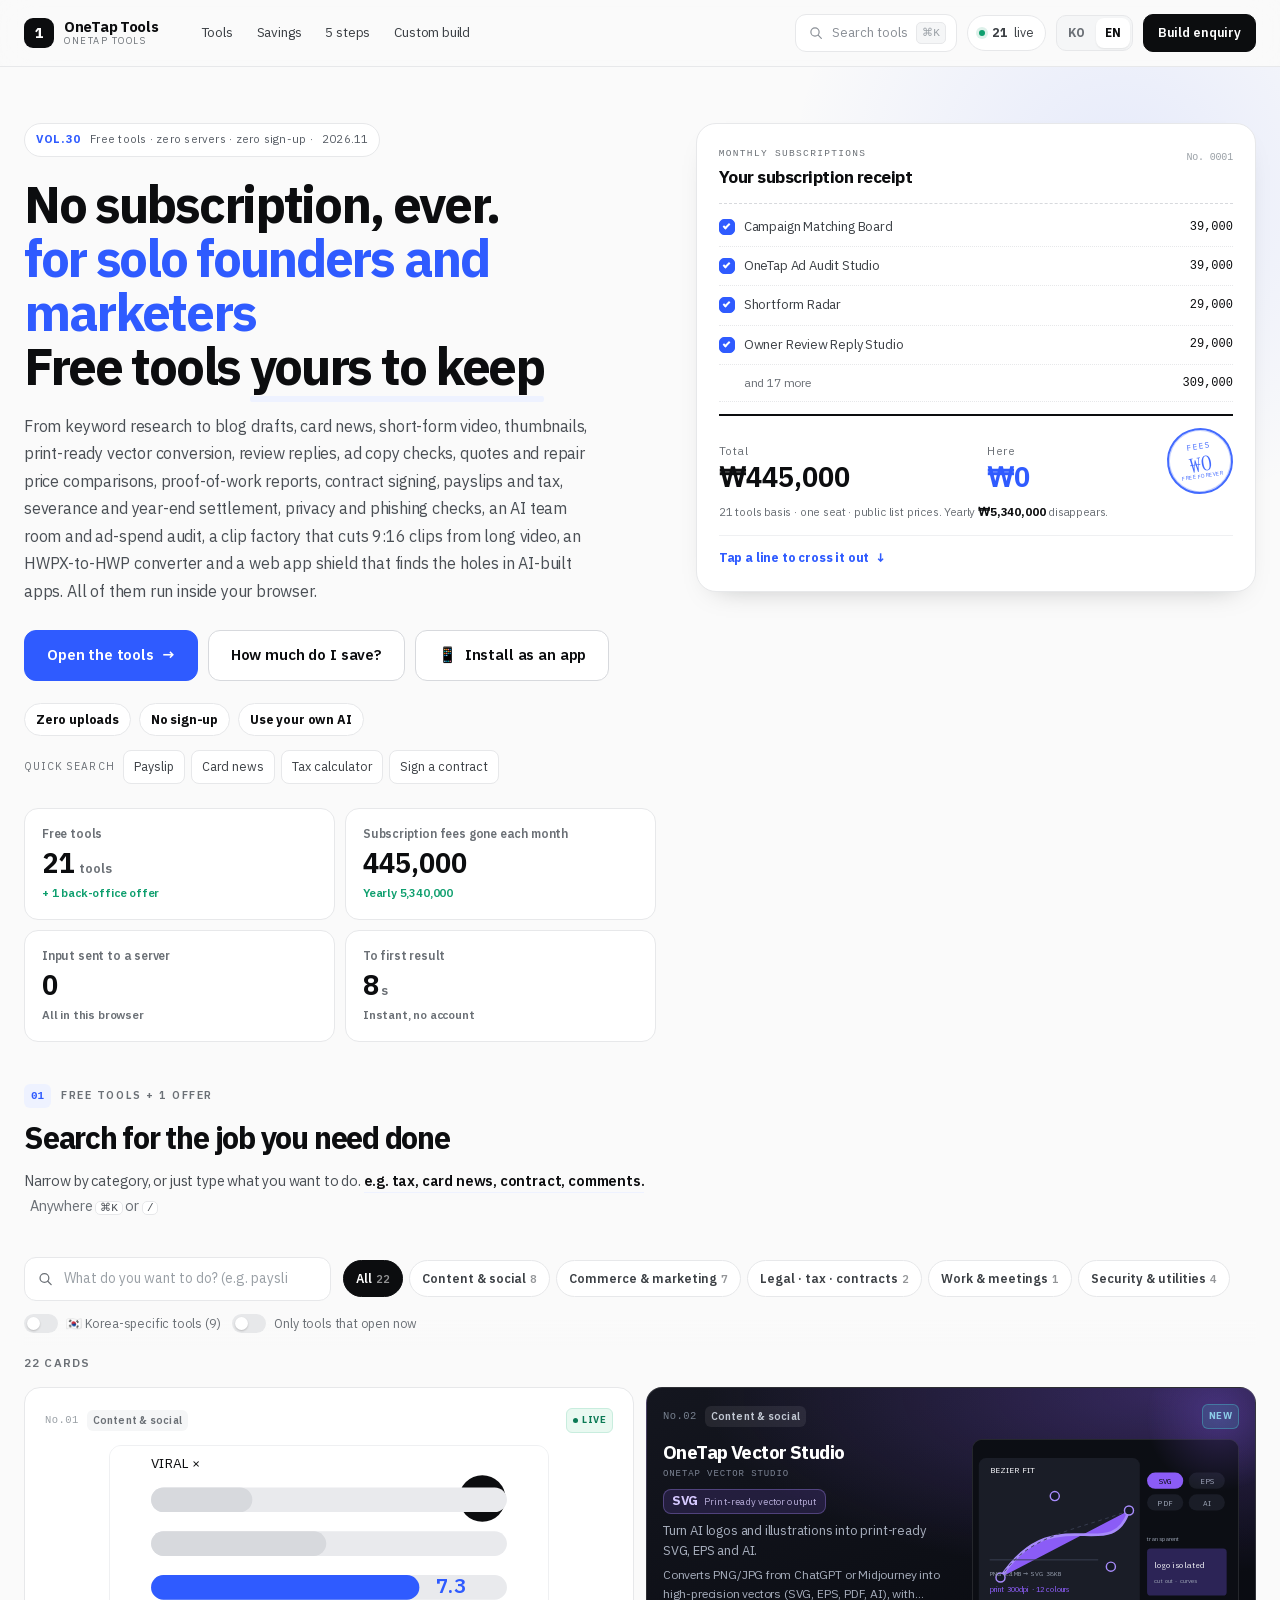
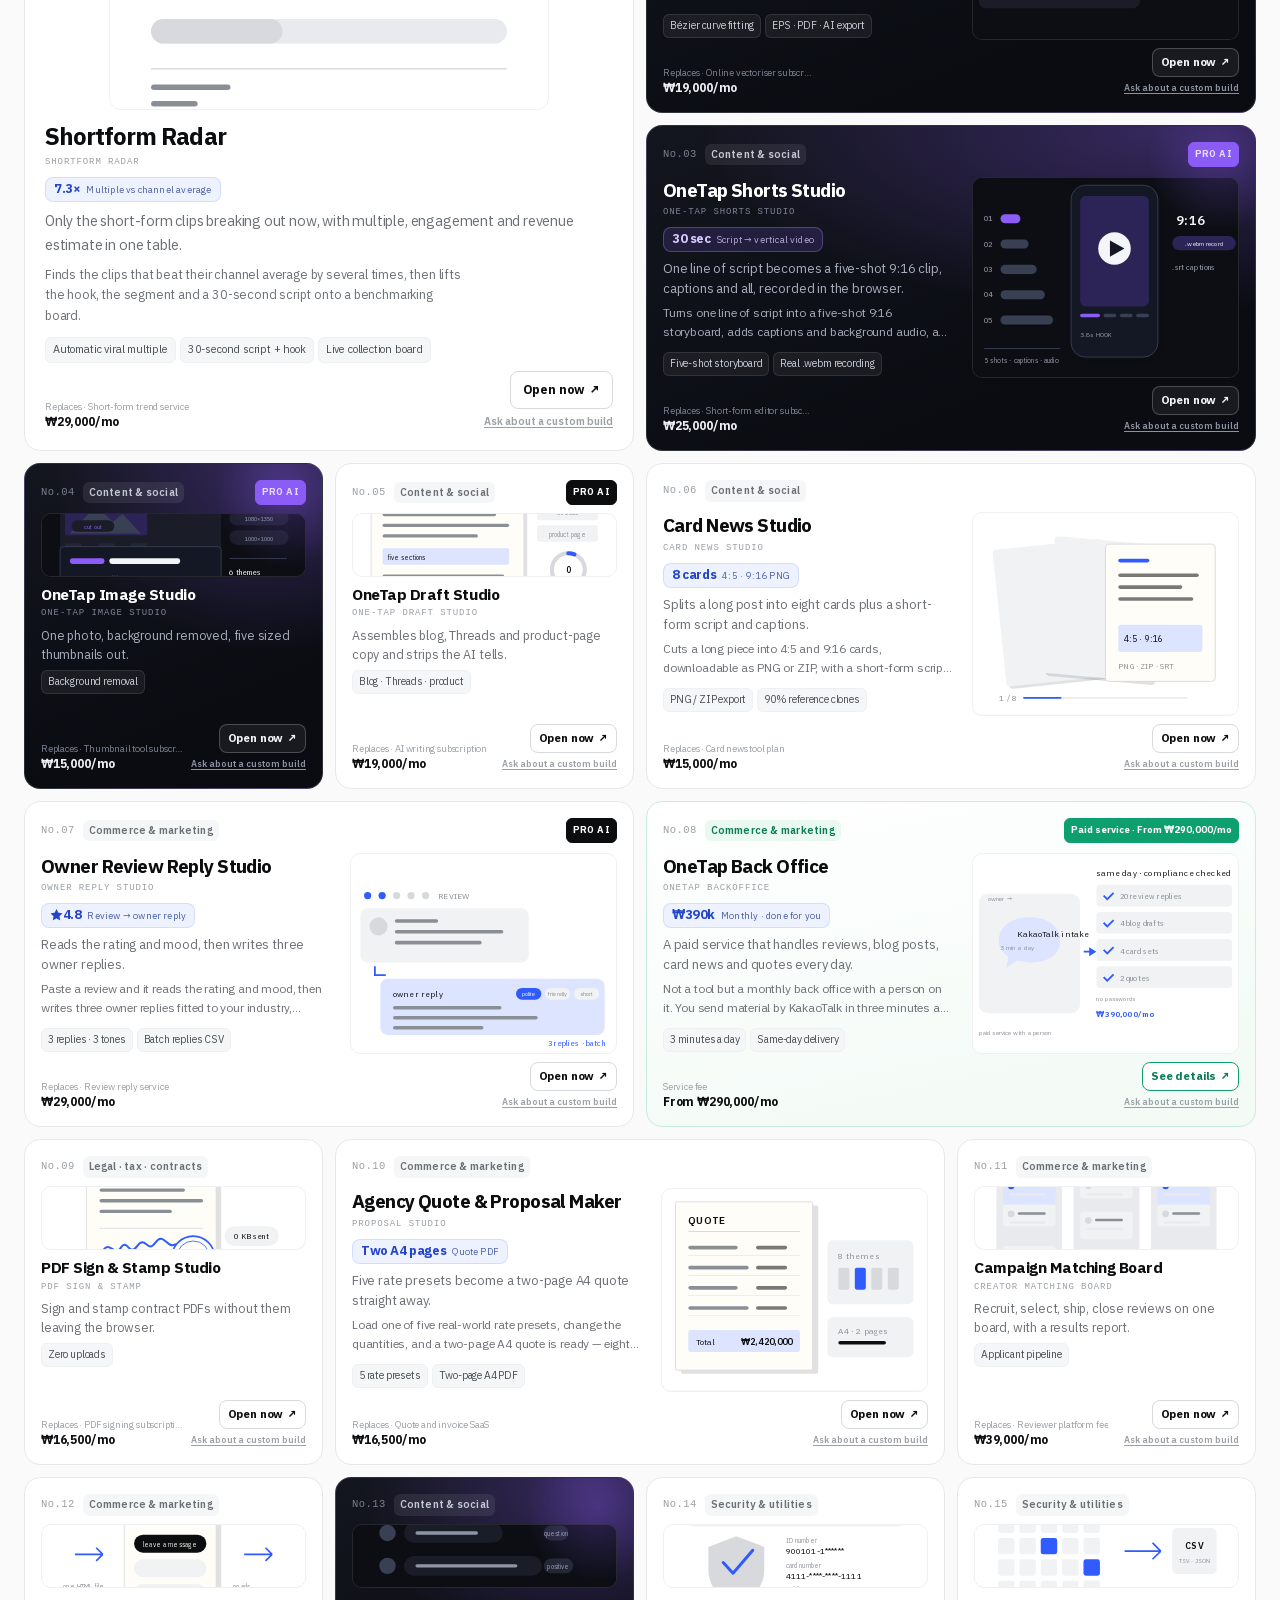
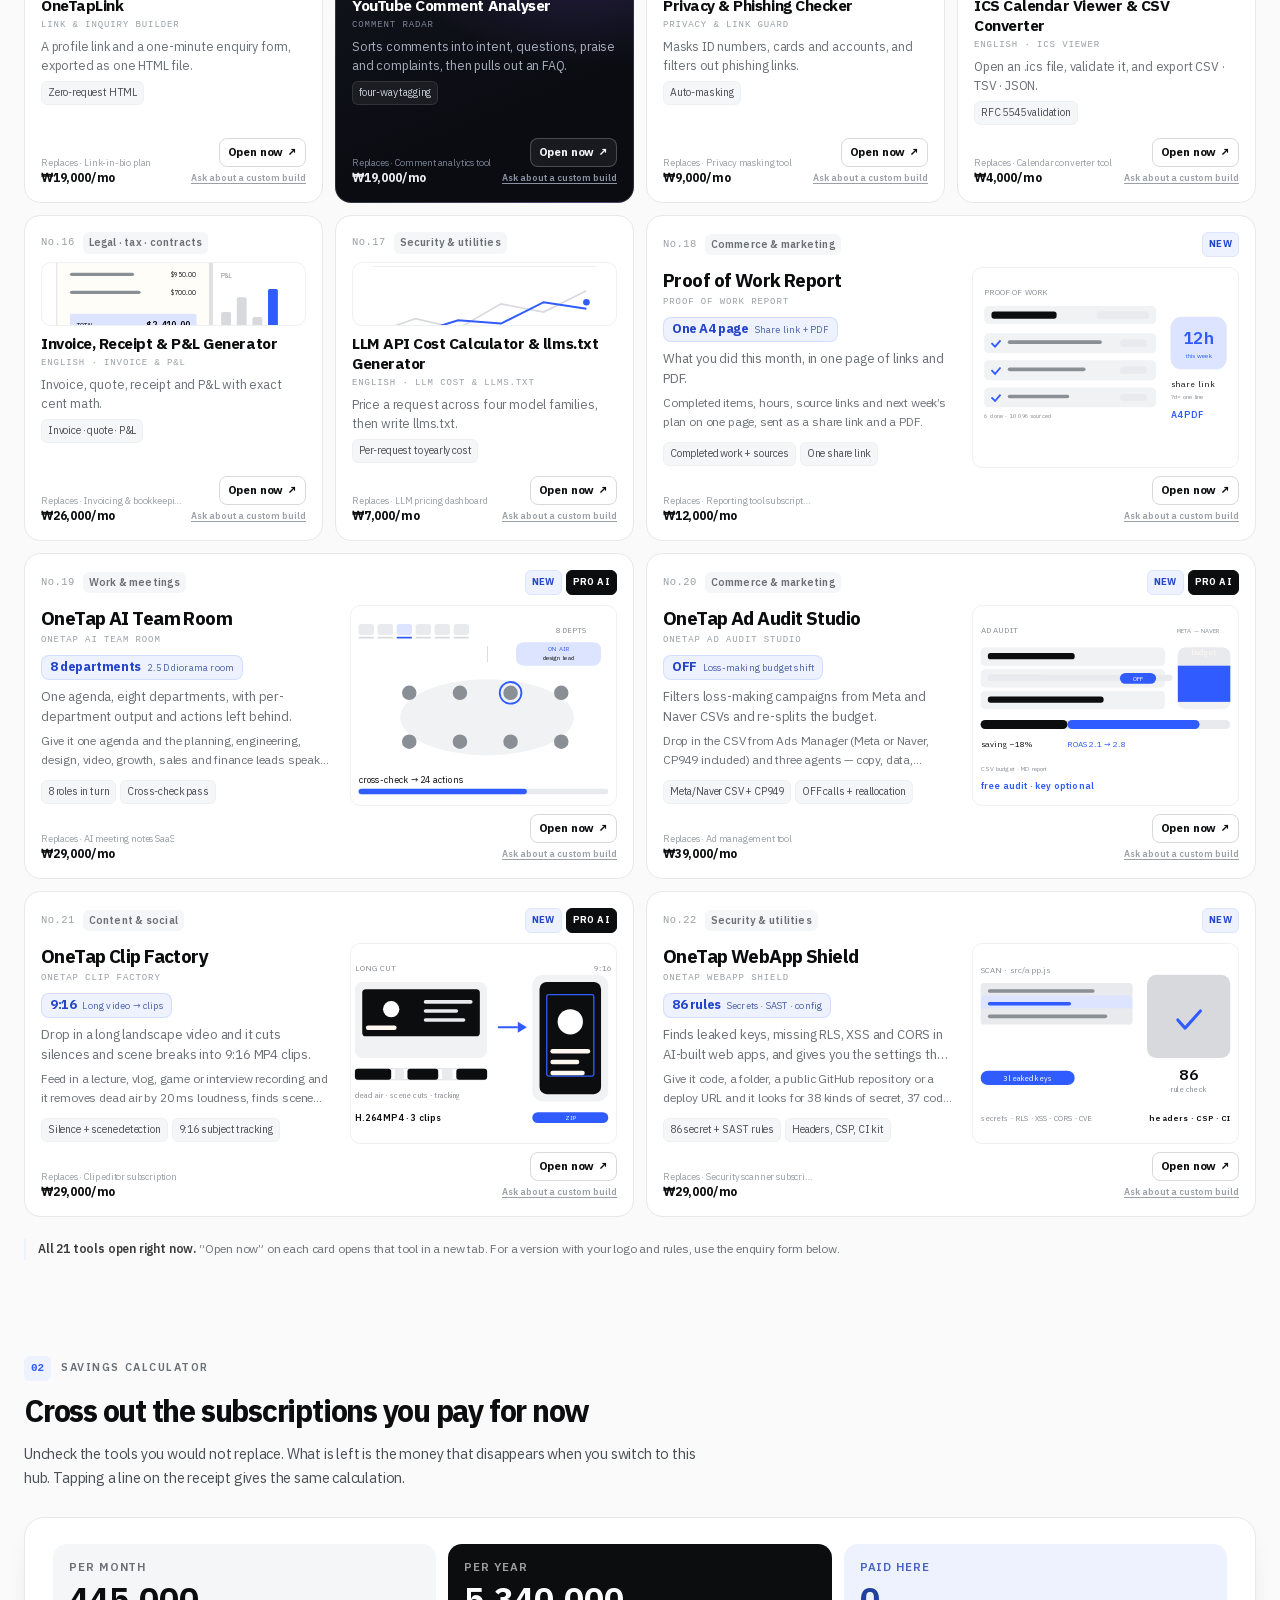
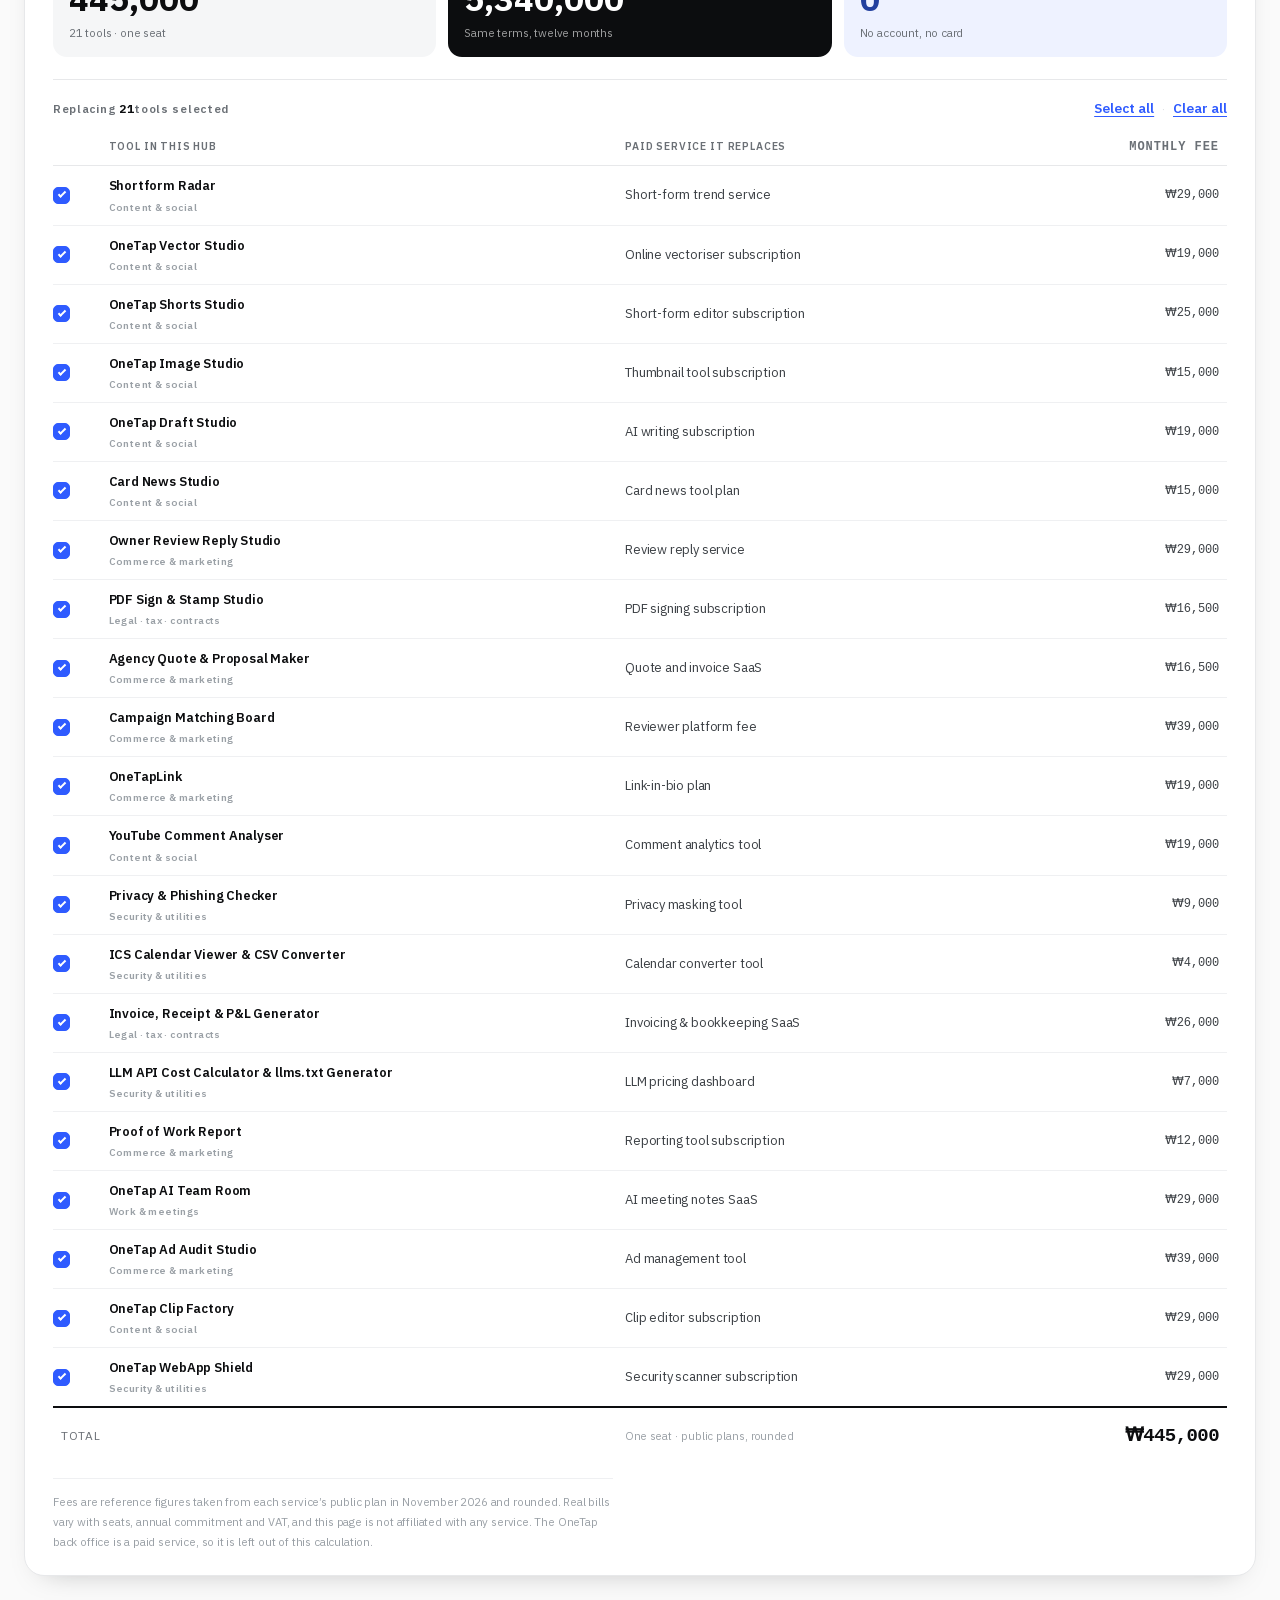
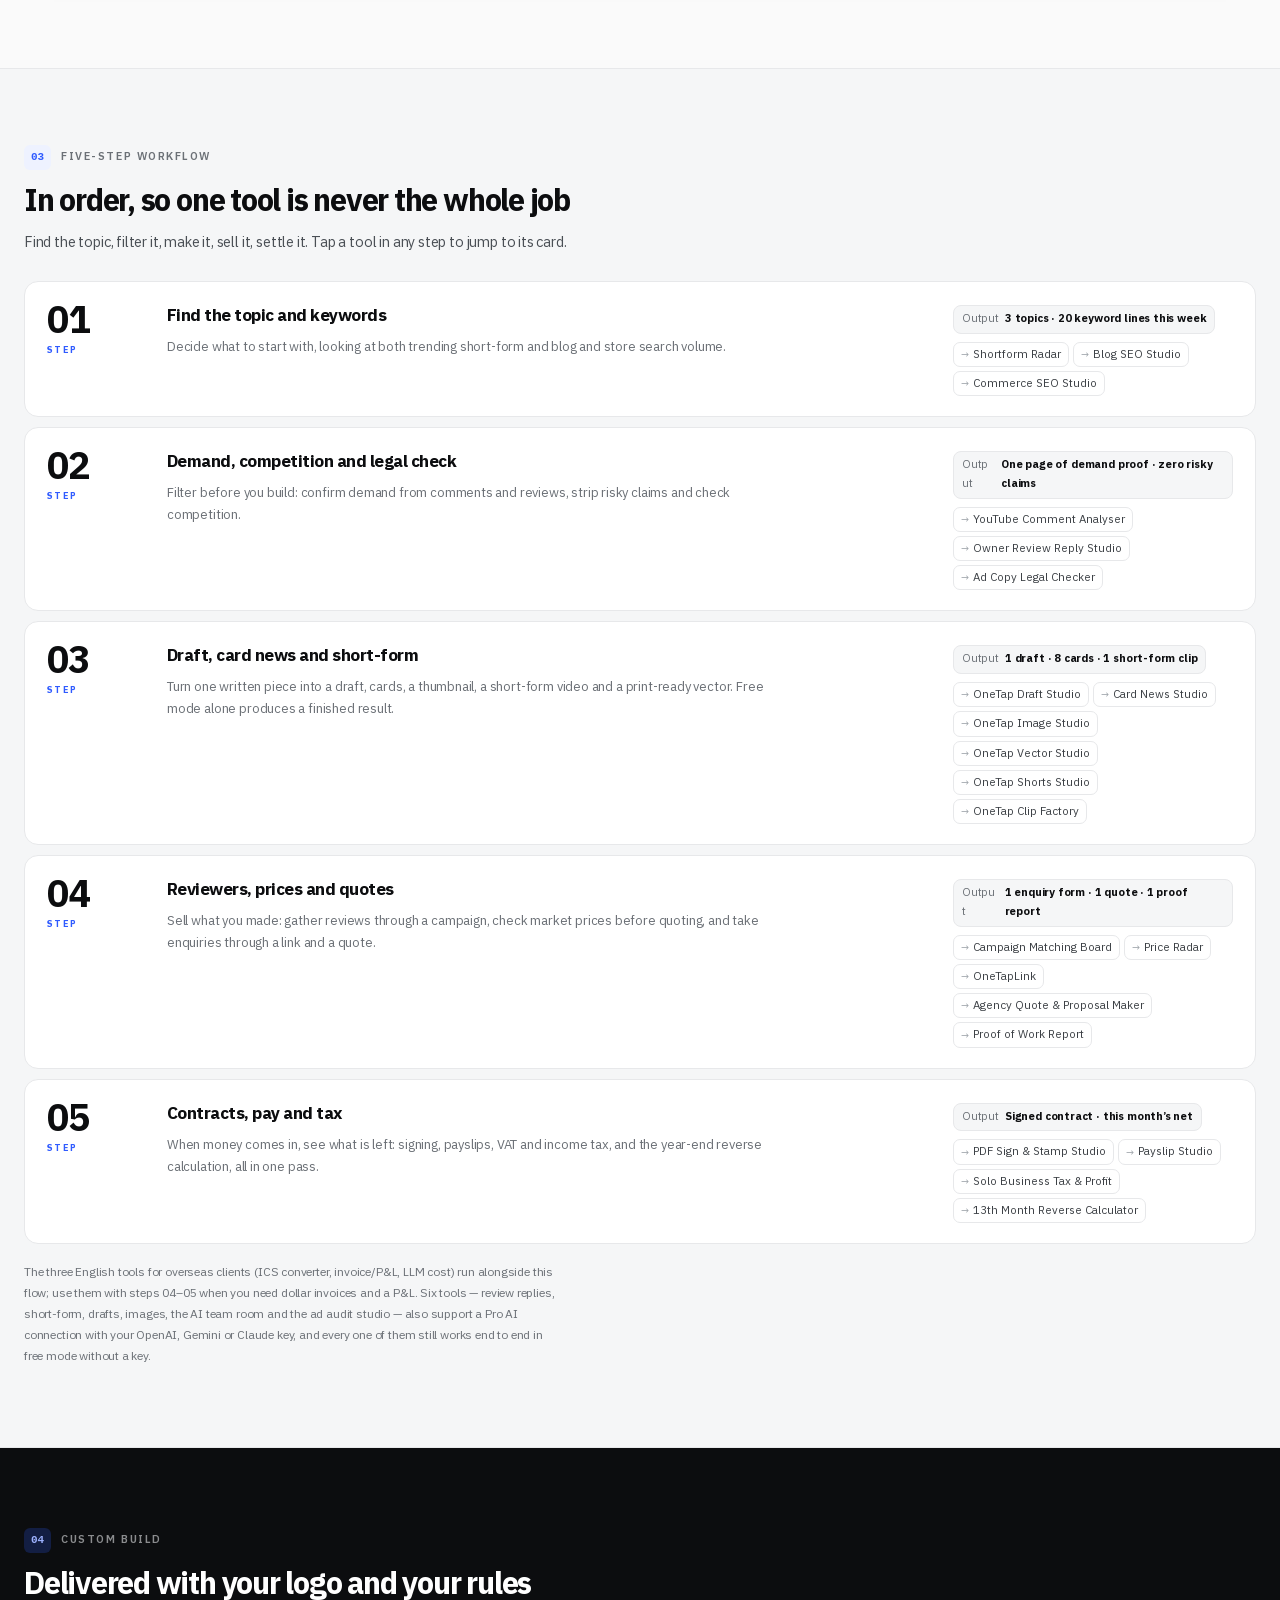
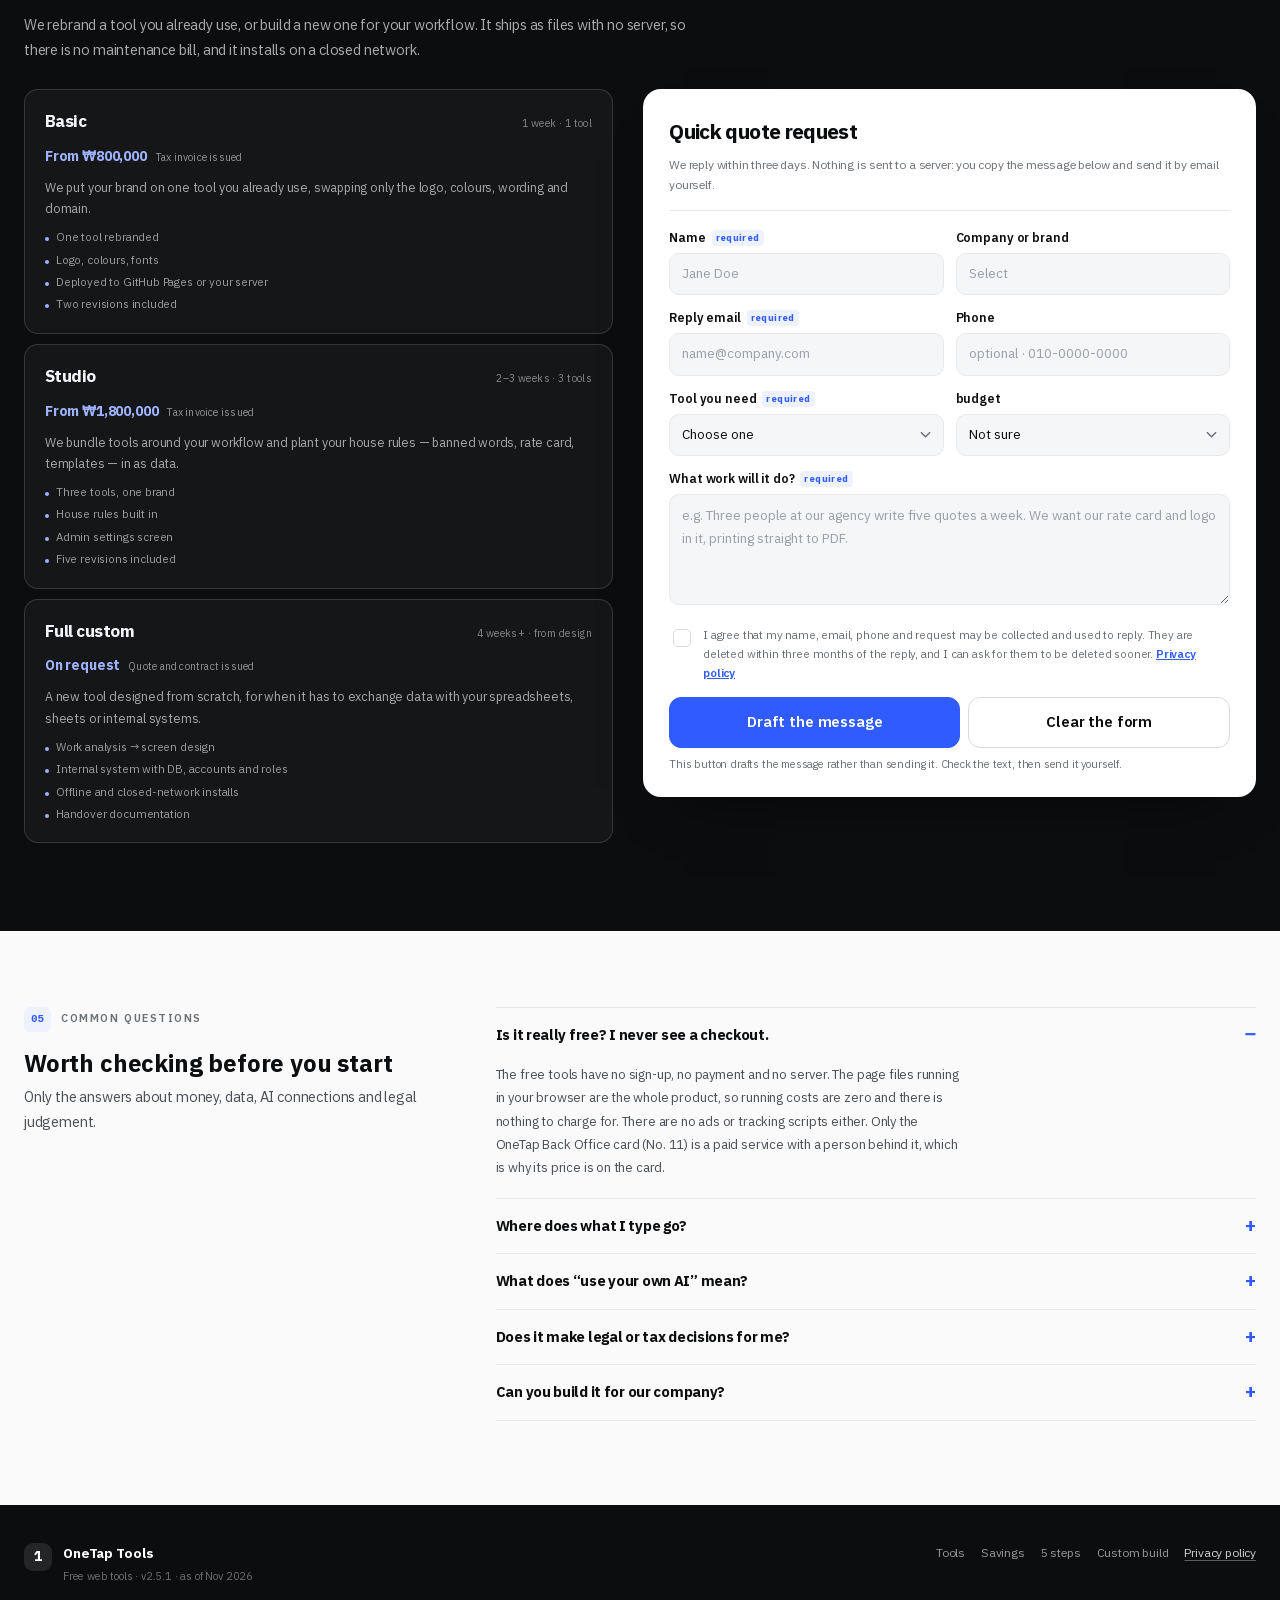
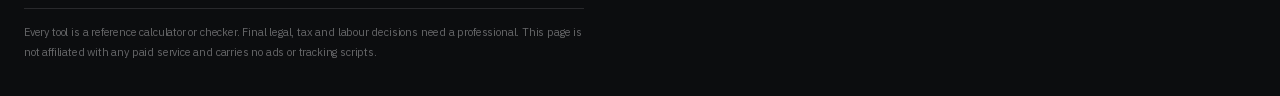
<file: index.html>
<!DOCTYPE html>
<html lang="ko">
<head>
<meta charset="utf-8">
<meta name="viewport" content="width=device-width, initial-scale=1, viewport-fit=cover">
<title>무료 도구 30선 — 1인 사업자·마케터 웹툴 모음 | 원탭 도구 허브</title>
<meta name="description" content="키워드 발굴부터 블로그 원고, 카드뉴스, 숏폼 영상, 썸네일, 인쇄용 벡터 변환, 리뷰 답글, 광고 문구 검수, 견적서, 시세 비교, 작업 증빙 리포트, PDF 서명, 급여명세서, 세금·퇴직금·연말정산 계산, 개인정보·피싱 점검, AI 팀 회의실과 광고비 감사, 긴 영상에서 숏폼 클립을 뽑는 클립 팩토리, HWPX를 HWP로 바꾸는 변환기까지. 서버 전송 0건·가입 0초·구독료 0원으로 쓰는 무료 웹앱 30종을 한곳에 모았습니다.">
<meta name="keywords" content="무료 웹툴, 무료 도구 모음, 1인 사업자 도구, 마케터 무료 툴, 카드뉴스 만들기, 블로그 키워드 분석, 상세페이지 카피, 블로그 원고 쓰기, 숏폼 영상 만들기, 유튜브 썸네일 만들기, 벡터 변환, 리뷰 답글, 광고 문구 검수, 견적서 양식, 시세 조회, 작업 증빙 리포트, PDF 서명, 급여명세서, 부가세 계산기, 연말정산 계산기, 퇴직금 계산기, 연차 계산기, 피싱 링크 검사">
<meta name="robots" content="index, follow">
<meta name="color-scheme" content="light">
<meta name="theme-color" content="#FAFAFA">
<link rel="canonical" href="https://marcj81.github.io/portal-hub/">
<meta property="og:type" content="website">
<meta property="og:site_name" content="원탭 도구 허브 (OneTap Tools)">
<meta property="og:title" content="월 구독료 없이 평생 쓰는 무료 도구 30선">
<meta property="og:description" content="서버 전송 0건 · 가입 0초 · 내 구독 AI 연결. 1인 사업자와 마케터를 위한 무료 웹앱 30종.">
<meta property="og:url" content="https://marcj81.github.io/portal-hub/">
<meta property="og:locale" content="ko_KR">
<meta name="twitter:card" content="summary">
<link rel="icon" href="assets/favicon.svg" type="image/svg+xml">
<link rel="manifest" href="./manifest.webmanifest">
<link rel="apple-touch-icon" sizes="180x180" href="./assets/icons/apple-touch-icon.png">
<meta name="apple-mobile-web-app-capable" content="yes">
<meta name="mobile-web-app-capable" content="yes">
<meta name="apple-mobile-web-app-status-bar-style" content="default">
<meta name="apple-mobile-web-app-title" content="원탭도구">
<meta name="application-name" content="원탭 도구 허브">
<script type="application/ld+json">
{
  "@context": "https://schema.org",
  "@graph": [
    {
      "@type": "WebSite",
      "name": "원탭 도구 허브 (OneTap Tools)",
      "url": "https://marcj81.github.io/portal-hub/",
      "inLanguage": "ko",
      "description": "서버·가입·구독 없이 브라우저에서 도는 무료 웹앱 30종의 통합 안내 페이지."
    },
    {
      "@type": "ItemList",
      "name": "무료 웹앱 30종 + 백오피스 오퍼",
      "numberOfItems": 31,
      "itemListElement": [
        { "@type": "ListItem", "position": 1, "name": "떡상 레이더", "url": "https://marcj81.github.io/shortform-radar/" },
        { "@type": "ListItem", "position": 2, "name": "원탭 벡터 스튜디오", "url": "https://marcj81.github.io/ai-vector-studio/" },
        { "@type": "ListItem", "position": 3, "name": "연말정산 13월의 월급 역산기", "url": "https://marcj81.github.io/yearend-tax-reverse/" },
        { "@type": "ListItem", "position": 4, "name": "원탭 숏폼 스튜디오", "url": "https://marcj81.github.io/shorts-video-studio/" },
        { "@type": "ListItem", "position": 5, "name": "원탭 이미지·썸네일 스튜디오", "url": "https://marcj81.github.io/ai-image-studio/" },
        { "@type": "ListItem", "position": 6, "name": "원탭 원고 스튜디오", "url": "https://marcj81.github.io/ai-writer-studio/" },
        { "@type": "ListItem", "position": 7, "name": "블로그 키워드·SEO 스튜디오", "url": "https://marcj81.github.io/blog-seo-studio/" },
        { "@type": "ListItem", "position": 8, "name": "커머스 SEO 스튜디오", "url": "https://marcj81.github.io/commerce-seo-studio/" },
        { "@type": "ListItem", "position": 9, "name": "카드뉴스·대본 스튜디오", "url": "https://marcj81.github.io/cardnews-script-studio/" },
        { "@type": "ListItem", "position": 10, "name": "사장님 리뷰 답글 스튜디오", "url": "https://marcj81.github.io/review-reply-studio/" },
        { "@type": "ListItem", "position": 11, "name": "원탭 백오피스", "url": "https://marcj81.github.io/ai-backoffice-offer/" },
        { "@type": "ListItem", "position": 12, "name": "급여명세서 스튜디오", "url": "https://marcj81.github.io/payslip-calculator/" },
        { "@type": "ListItem", "position": 13, "name": "1인 사업자 세금·순수익 계산기", "url": "https://marcj81.github.io/tax-margin-calculator/" },
        { "@type": "ListItem", "position": 14, "name": "퇴직금·연차 계산기", "url": "https://marcj81.github.io/severance-leave-calculator/" },
        { "@type": "ListItem", "position": 15, "name": "PDF 서명·직인 스튜디오", "url": "https://marcj81.github.io/pdf-sign-stamp/" },
        { "@type": "ListItem", "position": 16, "name": "대행사 견적서·제안서 생성기", "url": "https://marcj81.github.io/agency-proposal-maker/" },
        { "@type": "ListItem", "position": 17, "name": "체험단 매칭 보드", "url": "https://marcj81.github.io/influencer-campaign-board/" },
        { "@type": "ListItem", "position": 18, "name": "원탭링크 (OneTapLink)", "url": "https://marcj81.github.io/onetaplink-studio/" },
        { "@type": "ListItem", "position": 19, "name": "유튜브 댓글·고객반응 분석기", "url": "https://marcj81.github.io/youtube-comment-analyzer/" },
        { "@type": "ListItem", "position": 20, "name": "광고 문구 법률 검수기", "url": "https://marcj81.github.io/ad-law-checker/" },
        { "@type": "ListItem", "position": 21, "name": "개인정보·피싱링크 보안 점검기", "url": "https://marcj81.github.io/privacy-security-guard/" },
        { "@type": "ListItem", "position": 22, "name": "ICS Calendar Viewer & CSV Converter", "url": "https://marcj81.github.io/ics-viewer-online/" },
        { "@type": "ListItem", "position": 23, "name": "Invoice, Receipt & P&L Generator", "url": "https://marcj81.github.io/invoice-receipt-pl-generator/" },
        { "@type": "ListItem", "position": 24, "name": "LLM API Cost Calculator & llms.txt Generator", "url": "https://marcj81.github.io/llm-cost-llms-txt/" },
        { "@type": "ListItem", "position": 25, "name": "작업 증빙 리포트", "url": "https://marcj81.github.io/proof-of-work-report/" },
        { "@type": "ListItem", "position": 26, "name": "깜깜이 시세 레이더", "url": "https://marcj81.github.io/price-radar-kr/" },
        { "@type": "ListItem", "position": 27, "name": "원탭 AI 팀 회의실", "url": "https://marcj81.github.io/onetap-team-room/" },
        { "@type": "ListItem", "position": 28, "name": "원탭 광고 AI 감사 스튜디오", "url": "https://marcj81.github.io/onetap-ad-audit/" },
        { "@type": "ListItem", "position": 29, "name": "원탭 클립 팩토리", "url": "https://marcj81.github.io/onetap-clip-factory/" },
        { "@type": "ListItem", "position": 30, "name": "원탭 HWPX 변환기", "url": "https://marcj81.github.io/onetap-hwpx-converter/" },
        { "@type": "ListItem", "position": 31, "name": "원탭 웹앱 실드", "url": "https://marcj81.github.io/onetap-webapp-shield/" }
      ]
    },
    {
      "@type": "FAQPage",
      "mainEntity": [
        {
          "@type": "Question",
          "name": "정말 무료인가요?",
          "acceptedAnswer": { "@type": "Answer", "text": "무료 도구 30종은 회원가입·결제·서버가 없습니다. 페이지 파일이 브라우저에서 도는 것이 전부라 운영 비용이 0원이고, 그래서 받을 값이 없습니다. 광고와 추적 스크립트도 넣지 않았습니다. 백오피스 카드만 사람이 붙는 유료 대행 서비스입니다." }
        },
        {
          "@type": "Question",
          "name": "입력한 내용은 어디로 저장되나요?",
          "acceptedAnswer": { "@type": "Answer", "text": "서버로 전송되지 않습니다. 입력값은 이 브라우저의 localStorage에만 남고 다른 기기와 동기화되지 않습니다. 기록을 지우면 함께 사라지므로 중요한 값은 JSON으로 백업하세요." }
        },
        {
          "@type": "Question",
          "name": "법률·세무 판단을 대신해 주나요?",
          "acceptedAnswer": { "@type": "Answer", "text": "아닙니다. 공개된 규정과 요율을 규칙으로 옮긴 참고 도구입니다. 최종 판단과 신고는 변호사·세무사 등 전문가 검토가 필요합니다." }
        }
      ]
    }
  ]
}
</script>
<link rel="preload" href="assets/fonts/plexkr-Regular.woff2" as="font" type="font/woff2" crossorigin>
<link rel="preload" href="assets/fonts/plexkr-Bold.woff2" as="font" type="font/woff2" crossorigin>
<link rel="preload" href="assets/fonts/hub-serif.woff2" as="font" type="font/woff2" crossorigin>
<link rel="stylesheet" href="styles.css">
</head>
<body>
<a class="skip" href="#tools">도구 목록으로 바로 가기</a>

<header class="topbar" id="top">
  <div class="topbar-in">
    <a class="brand" href="#top" aria-label="원탭 도구 허브, 맨 위로">
      <span class="brand-mark" aria-hidden="true">1</span>
      <span class="brand-text">
        <strong>원탭 도구 허브</strong>
        <em>OneTap Tools</em>
      </span>
    </a>
    <nav class="nav" aria-label="주요 섹션">
      <a href="#tools">도구 31종</a>
      <a href="#savings">절약액</a>
      <a href="#workflow">5단계</a>
      <a href="#b2b">커스텀 제작</a>
    </nav>
    <div class="topbar-cta">
      <button class="search-trigger" id="search-trigger" type="button" aria-controls="search-input" title="도구 검색으로 이동 (⌘K 또는 /)">
        <svg viewBox="0 0 24 24" aria-hidden="true" class="search-icon"><circle cx="10.5" cy="10.5" r="6.2"/><path d="M15.2 15.2 20 20"/></svg>
        <span class="search-trigger-label">도구 검색</span>
        <kbd>⌘K</kbd>
      </button>
      <span class="live-pill" id="live-pill"><i aria-hidden="true"></i><b>30</b>종 라이브</span>
      <div class="lang-switch" role="group" aria-label="언어 / Language">
        <button type="button" class="lang-btn is-on" data-lang="ko" aria-pressed="true">KO</button>
        <button type="button" class="lang-btn" data-lang="en" aria-pressed="false">EN</button>
      </div>
      <a class="btn btn-sm" href="#b2b">제작 문의</a>
    </div>
  </div>
</header>

<main>
  <!-- ===================================================== HERO -->
  <section class="hero" aria-labelledby="hero-title">
    <div class="wrap hero-grid">
      <div class="hero-main">
        <p class="kicker">
          <span class="kicker-vol">VOL.30</span>
          무료 도구 · 서버 0 · 가입 0 · <time datetime="2026-11-23">2026.11</time>
        </p>
        <h1 id="hero-title">월 구독료 없이 평생 쓰는<br><em>1인 사업자·마케터</em><br><span data-en="Free web tools,">무료 도구</span> <span class="mark" data-en="yours to keep">30선</span></h1>
        <p class="lead">
          키워드 발굴부터 블로그 원고, 카드뉴스, 숏폼 영상, 썸네일, 인쇄용 벡터 변환,
          리뷰 답글, 광고 문구 검수, 견적서와 수리 시세 비교, 작업 증빙 리포트, 계약서 서명,
          급여명세서와 세금·퇴직금·연말정산 정산, 개인정보·피싱 점검, AI 팀 회의실과 광고비 감사, 긴 영상에서 9:16 클립을 뽑는 클립 팩토리, HWPX를 HWP로 바꾸는 변환기, AI로 만든 웹앱의 구멍을 잡는 웹앱 실드까지. 30개 도구가 브라우저 안에서만 돌아갑니다.
        </p>
        <div class="hero-actions">
          <a class="btn btn-accent btn-lg" href="#tools">도구 31종 열기 <span aria-hidden="true">→</span></a>
          <a class="btn btn-ghost btn-lg" href="#savings">구독료 얼마나 아끼나</a>
          <button class="btn btn-lg install-btn" id="install-app" type="button"
                  aria-haspopup="dialog" aria-controls="install-modal"
                  title="폰 바탕화면에 앱 아이콘으로 설치합니다"><span class="install-glyph" aria-hidden="true">📱</span> 앱처럼 설치</button>
        </div>
        <ul class="promises" aria-label="세 가지 약속">
          <li><b>서버 전송 0건</b><span>입력값은 이 브라우저에만</span></li>
          <li><b>가입 0초</b><span>링크를 열면 바로 계산</span></li>
          <li><b>내 구독 AI 연결</b><span>쓰던 ChatGPT·Claude·Gemini로</span></li>
        </ul>
        <p class="quick">
          <span class="quick-label">빠른 검색</span>
          <button type="button" class="quick-tag" data-quick="급여">급여명세서</button>
          <button type="button" class="quick-tag" data-quick="카드뉴스">카드뉴스</button>
          <button type="button" class="quick-tag" data-quick="세금">세금 계산</button>
          <button type="button" class="quick-tag" data-quick="계약서">계약서 서명</button>
        </p>
      </div>

      <!-- 영수증: 선택한 도구의 유료 대체 요금. 줄을 눌러 하나씩 지워 볼 수 있는 타일 -->
      <aside class="receipt" aria-labelledby="receipt-title">
        <div class="receipt-head">
          <div>
            <p class="receipt-kicker">MONTHLY SUBSCRIPTIONS</p>
            <h2 id="receipt-title">지금 내는 구독료 영수증</h2>
          </div>
          <span class="receipt-no" aria-hidden="true">No. 0001</span>
        </div>
        <ul class="receipt-lines" id="receipt-lines"></ul>
        <div class="receipt-sum">
          <div class="receipt-fig">
            <span>합계</span>
            <strong id="receipt-total">0원</strong>
          </div>
          <div class="receipt-fig receipt-zero">
            <span>이 허브에서</span>
            <strong>0원</strong>
          </div>
          <span class="stamp" aria-hidden="true">
            <span>구독료</span>
            <b>0원</b>
            <em>FREE FOREVER</em>
          </span>
        </div>
        <p class="receipt-note">
          <span id="receipt-count">30종</span> 기준 · 1인 · 공개 요금제 참고값.
          <span class="nowrap">연 <b id="receipt-yearly">0원</b>이 사라집니다.</span>
        </p>
        <a class="receipt-cta" href="#savings">줄을 눌러 하나씩 지워 보기 <span aria-hidden="true">↓</span></a>
      </aside>

      <div class="stats" aria-label="한눈에 보는 숫자">
        <div class="stat">
          <p>무료 도구</p>
          <b><span id="stat-tools">30</span><small>종</small></b>
          <span class="delta">+ 백오피스 오퍼 1장</span>
        </div>
        <div class="stat">
          <p>한 달에 사라지는 구독료</p>
          <b><span id="stat-month">0</span><small>원</small></b>
          <span class="delta">연 <span id="stat-year">0</span>원</span>
        </div>
        <div class="stat">
          <p>서버로 가는 입력값</p>
          <b>0<small>건</small></b>
          <span class="delta">전부 이 브라우저에서</span>
        </div>
        <div class="stat">
          <p>첫 결과까지</p>
          <b>8<small>초</small></b>
          <span class="delta">가입 없이 즉시</span>
        </div>
      </div>
    </div>
  </section>

  <!-- ===================================================== TOOLS -->
  <section class="tools" id="tools" aria-labelledby="tools-title">
    <div class="wrap">
      <div class="sec-head">
        <p class="sec-no"><span>01</span> 도구 30종 + 오퍼 1</p>
        <h2 id="tools-title">하는 일을 그대로 검색하세요</h2>
        <p class="sec-lead">
          카테고리로 좁히거나, 하려는 일을 그대로 적으면 됩니다.
          <span class="sub-strong">예: 세금, 카드뉴스, 계약서, 댓글.</span>
          <span class="kbd-hint">어디서든 <kbd>⌘K</kbd> 또는 <kbd>/</kbd></span>
        </p>
      </div>

      <div class="filter-bar" id="filter-bar">
        <div class="search-wrap">
          <label class="sr-only" for="search-input">도구 검색</label>
          <svg class="search-icon" viewBox="0 0 24 24" aria-hidden="true"><circle cx="10.5" cy="10.5" r="6.2"/><path d="M15.2 15.2 20 20"/></svg>
          <input id="search-input" type="search" inputmode="search" autocomplete="off"
                 placeholder="무엇을 하려고 하시나요? (예: 급여, 세금)" aria-describedby="result-count">
          <button class="search-clear" id="search-clear" type="button" aria-label="검색어 지우기" hidden>×</button>
        </div>
        <div class="chips" id="filter-chips" role="group" aria-label="카테고리 필터"></div>
        <label class="switch" id="korea-switch" hidden>
          <input type="checkbox" id="korea-only">
          <span class="switch-track" aria-hidden="true"><span class="switch-dot"></span></span>
          <span class="switch-label">🇰🇷 한국 전용 도구 9종</span>
        </label>
        <label class="switch">
          <input type="checkbox" id="live-only">
          <span class="switch-track" aria-hidden="true"><span class="switch-dot"></span></span>
          <span class="switch-label">지금 열 수 있는 도구만</span>
        </label>
      </div>

      <p class="result-line" id="result-count" role="status" aria-live="polite">31장</p>
      <div class="bento" id="app-grid"></div>
      <p class="empty" id="empty-state" hidden>
        검색어에 맞는 도구가 없습니다. <button type="button" class="link-btn" id="empty-korea" hidden>한국 전용 도구 9종 보기</button> <button type="button" class="link-btn" id="empty-reset">전체 31장 보기</button>
      </p>

      <p class="tools-note">
        <b id="status-line">30종 모두 지금 바로 열 수 있습니다.</b>
        각 카드의 ‘지금 열기’는 새 창에서 그 도구를 엽니다. 우리 회사 로고·기준을 넣은 제작은 아래 문의 폼에서 상담하세요.
      </p>
    </div>
  </section>

  <!-- ===================================================== SAVINGS -->
  <section class="savings" id="savings" aria-labelledby="savings-title">
    <div class="wrap">
      <div class="sec-head">
        <p class="sec-no"><span>02</span> 절약액 계산</p>
        <h2 id="savings-title">지금 내는 구독료를 하나씩 지워 봅니다</h2>
        <p class="sec-lead">
          대체하려는 도구만 남기고 체크를 풀어 보세요. 남은 합계가 이 허브로 바꿨을 때 사라지는 금액입니다.
          위 영수증의 줄을 눌러도 같은 계산이 됩니다.
        </p>
      </div>

      <div class="savings-panel">
        <div class="savings-figures">
          <div class="fig">
            <p class="fig-label">한 달</p>
            <p class="fig-value"><span id="sum-monthly">0</span><small>원</small></p>
            <p class="fig-sub" id="sum-monthly-sub">선택 30종 · 1인</p>
          </div>
          <div class="fig fig-accent">
            <p class="fig-label">1년</p>
            <p class="fig-value"><span id="sum-yearly">0</span><small>원</small></p>
            <p class="fig-sub">같은 조건으로 12개월</p>
          </div>
          <div class="fig fig-ghost">
            <p class="fig-label">이 허브에서 내는 돈</p>
            <p class="fig-value">0<small>원</small></p>
            <p class="fig-sub">계정도, 카드도 필요 없습니다</p>
          </div>
        </div>

        <div class="table-tools">
          <p class="table-cap">대체 대상 <b id="pick-count">30</b>종 선택됨</p>
          <div class="table-actions">
            <button type="button" class="link-btn" id="pick-all">전체 선택</button>
            <span aria-hidden="true">·</span>
            <button type="button" class="link-btn" id="pick-none">전체 해제</button>
          </div>
        </div>

        <table class="savings-table">
          <caption class="sr-only">도구별 유료 대체 서비스와 월 요금</caption>
          <thead>
            <tr>
              <th scope="col" class="col-check"><span class="sr-only">선택</span></th>
              <th scope="col">이 허브의 도구</th>
              <th scope="col">대체하는 유료 서비스</th>
              <th scope="col" class="col-price">월 요금</th>
            </tr>
          </thead>
          <tbody id="savings-body"></tbody>
          <tfoot>
            <tr>
              <td colspan="2">합계</td>
              <td class="foot-note">1인 기준 · 공개 요금제 반올림</td>
              <td class="col-price"><strong id="savings-foot">0원</strong></td>
            </tr>
          </tfoot>
        </table>

        <p class="savings-note">
          요금은 각 서비스의 공개 요금제를 2026년 11월에 확인해 반올림한 참고값입니다.
          실제 청구액은 좌석 수·연간 약정·부가세에 따라 다르며, 이 페이지는 어떤 서비스와도 제휴 관계가 없습니다.
          원탭 백오피스는 유료 대행 서비스라 이 계산에서 빠집니다.
        </p>
      </div>
    </div>
  </section>

  <!-- ===================================================== WORKFLOW -->
  <section class="workflow" id="workflow" aria-labelledby="workflow-title">
    <div class="wrap">
      <div class="sec-head">
        <p class="sec-no"><span>03</span> 5단계 워크플로</p>
        <h2 id="workflow-title">도구 하나로 끝나지 않게, 순서대로</h2>
        <p class="sec-lead">
          주제를 찾고, 걸러 내고, 만들고, 팔고, 정산합니다. 각 단계에서 쓸 도구를 눌러 바로 그 카드로 갑니다.
        </p>
      </div>
      <ol class="steps" id="workflow-list"></ol>
      <p class="workflow-note">
        해외 고객용 영문 3종(ICS 변환·인보이스/P&amp;L·LLM 비용)은 같은 흐름의 옆 트랙입니다.
        달러 결제 견적서와 손익계산이 필요할 때 04~05단계와 함께 쓰면 됩니다.
        리뷰 답글·숏폼·원고·이미지 4종과 AI 팀 회의실·광고 감사 스튜디오까지 6종은 OpenAI·Gemini·Claude 키를 넣는 Pro AI 연결을 함께 지원하고,
        키가 없어도 무료 모드로 끝까지 동작합니다.
      </p>
    </div>
  </section>

  <!-- ===================================================== B2B -->
  <section class="b2b" id="b2b" aria-labelledby="b2b-title">
    <div class="wrap">
      <div class="sec-head sec-head-dark">
        <p class="sec-no"><span>04</span> 커스텀 제작</p>
        <h2 id="b2b-title">우리 회사 로고와 기준을 넣어 납품합니다</h2>
        <p class="sec-lead">
          지금 쓰는 도구 하나를 브랜드에 맞게 바꾸거나, 업무에 맞는 새 도구를 만듭니다.
          서버 없이 파일로 납품하므로 유지비가 들지 않고, 폐쇄망에도 설치됩니다.
        </p>
      </div>

      <div class="b2b-grid">
        <div class="tiers" id="tier-grid"></div>

        <form class="inquiry" id="lead-form" novalidate>
          <div class="lead-head">
            <h3>빠른 견적 문의</h3>
            <p>3일 안에 회신합니다. 서버로 보내지 않고, 아래 문안을 복사해 메일로 보내는 방식입니다.</p>
          </div>

          <div class="field-row">
            <div class="field">
              <label for="f-name">이름 <span class="req">필수</span></label>
              <input id="f-name" name="name" type="text" autocomplete="name" maxlength="40" placeholder="홍길동" aria-describedby="e-name">
              <p class="err" id="e-name" role="alert"></p>
            </div>
            <div class="field">
              <label for="f-org">회사·브랜드</label>
              <input id="f-org" name="org" type="text" autocomplete="organization" maxlength="60" placeholder="선택">
              <p class="err" id="e-org" role="alert"></p>
            </div>
          </div>

          <div class="field-row">
            <div class="field">
              <label for="f-email">회신 메일 <span class="req">필수</span></label>
              <input id="f-email" name="email" type="email" autocomplete="email" inputmode="email" maxlength="80" placeholder="name@company.com" aria-describedby="e-email">
              <p class="err" id="e-email" role="alert"></p>
            </div>
            <div class="field">
              <label for="f-phone">연락처</label>
              <input id="f-phone" name="phone" type="tel" autocomplete="tel" inputmode="tel" maxlength="24" placeholder="선택 · 010-0000-0000" aria-describedby="e-phone">
              <p class="err" id="e-phone" role="alert"></p>
            </div>
          </div>

          <div class="field-row">
            <div class="field">
              <label for="f-tool">필요한 도구 <span class="req">필수</span></label>
              <select id="f-tool" name="tool" aria-describedby="e-tool">
                <option value="">고르세요</option>
              </select>
              <p class="err" id="e-tool" role="alert"></p>
            </div>
            <div class="field">
              <label for="f-budget">예산</label>
              <select id="f-budget" name="budget">
                <option value="">모르겠음</option>
                <option value="100만 원 이하">100만 원 이하</option>
                <option value="100~300만 원">100~300만 원</option>
                <option value="300~1,000만 원">300~1,000만 원</option>
                <option value="1,000만 원 이상">1,000만 원 이상</option>
              </select>
              <p class="err" id="e-budget" role="alert"></p>
            </div>
          </div>

          <div class="field">
            <label for="f-message">어떤 업무에 쓰실 건가요? <span class="req">필수</span></label>
            <textarea id="f-message" name="message" rows="4" maxlength="1200"
                      placeholder="예: 대행사 3명이 견적서를 매주 5건씩 만듭니다. 우리 단가표와 로고를 넣고, PDF로 바로 나오게 하고 싶습니다."
                      aria-describedby="e-message"></textarea>
            <p class="err" id="e-message" role="alert"></p>
          </div>

          <label class="consent">
            <input type="checkbox" id="f-consent" name="consent" aria-describedby="e-consent">
            <span>
              문의 회신을 위해 이름·메일·연락처·요청 내용을 수집·이용하는 데 동의합니다.
              회신 후 3개월 안에 지우며, 그 전에 지워 달라고 요청할 수 있습니다.
              <a href="privacy.html" target="_blank" rel="noopener">개인정보처리방침</a>
            </span>
          </label>
          <p class="err err-consent" id="e-consent" role="alert"></p>

          <div class="lead-actions">
            <button type="submit" class="btn btn-accent btn-lg" id="lead-submit">문의 문안 만들기</button>
            <button type="button" class="btn btn-lg btn-ghost-dark" id="lead-reset">입력 지우기</button>
          </div>
          <p class="lead-foot" id="lead-foot">
            전송 버튼이 아니라 문안을 만드는 버튼입니다. 만든 문안을 확인한 뒤 직접 보내 주세요.
          </p>

          <div class="lead-result" id="lead-result" hidden>
            <div class="lead-result-head">
              <h4>보낼 문안이 준비됐습니다</h4>
              <p id="lead-result-meta"></p>
            </div>
            <pre class="lead-text" id="lead-text" tabindex="0"></pre>
            <div class="lead-result-actions">
              <button type="button" class="btn" id="copy-lead">문안 복사</button>
              <a class="btn btn-ghost" id="mail-lead" href="#" hidden>메일 앱으로 보내기</a>
              <button type="button" class="link-btn" id="edit-lead">다시 고치기</button>
            </div>
            <p class="lead-result-note" id="lead-result-note"></p>
          </div>
        </form>
      </div>
    </div>
  </section>

  <!-- ===================================================== FAQ -->
  <section class="faq" id="faq" aria-labelledby="faq-title">
    <div class="wrap faq-wrap">
      <div class="faq-side">
        <p class="sec-no"><span>05</span> 자주 묻는 것</p>
        <h2 id="faq-title">쓰기 전에 확인하실 것</h2>
        <p class="sec-lead">돈, 데이터, AI 연결, 법적 판단에 대한 답만 모았습니다.</p>
      </div>
      <div class="faq-list" id="faq-list"></div>
    </div>
  </section>
</main>

<footer class="foot">
  <div class="wrap foot-in">
    <div class="foot-brand">
      <span class="brand-mark" aria-hidden="true">1</span>
      <div>
        <strong>원탭 도구 허브 (OneTap Tools)</strong>
        <p>무료 웹앱 30종 · <span id="foot-version">v2.5.1</span> · 2026.11 기준</p>
      </div>
    </div>
    <nav class="foot-nav" aria-label="바닥글">
      <a href="#tools">도구 31종</a>
      <a href="#savings">절약액</a>
      <a href="#workflow">5단계</a>
      <a href="#b2b">커스텀 제작</a>
      <a href="privacy.html">개인정보처리방침</a>
    </nav>
    <p class="foot-note">
      각 도구는 참고용 계산·검수 도구입니다. 법률·세무·노무의 최종 판단은 전문가 검토가 필요합니다.
      이 페이지는 어떤 유료 서비스와도 제휴하지 않았고, 광고·추적 스크립트를 넣지 않았습니다.
    </p>
  </div>
</footer>

<noscript>
  <p class="noscript">이 페이지는 목록과 계산을 브라우저에서 그립니다. JavaScript를 켜면 30종 도구와 절약액 계산이 보입니다.</p>
</noscript>

<div class="install-modal" id="install-modal" hidden>
  <div class="install-sheet" role="dialog" aria-modal="true" aria-labelledby="install-modal-title" aria-describedby="install-note">
    <button class="install-x" id="install-close" type="button" aria-label="설치 안내 닫기">×</button>
    <p class="install-kicker">INSTALL · 홈 화면에 추가</p>
    <h2 id="install-modal-title">폰 바탕화면에 앱처럼 설치</h2>

    <div class="install-figure" aria-hidden="true">
      <svg class="install-svg" viewBox="0 0 620 216" role="img" aria-hidden="true" focusable="false">
        <defs>
          <marker id="ins-arrow" viewBox="0 0 10 10" refX="8" refY="5" markerWidth="7" markerHeight="7" orient="auto-start-reverse">
            <path d="M0 0 L10 5 L0 10 z" fill="#2F5BFF"/>
          </marker>
        </defs>
        <!-- 1. 브라우저 아래쪽 공유 버튼 -->
        <rect x="18" y="16" width="140" height="186" rx="14" fill="#FFFFFF" stroke="#0C0D0F" stroke-width="2"/>
        <rect x="32" y="38" width="112" height="92" rx="6" fill="#F5F6F7"/>
        <line x1="42" y1="58" x2="126" y2="58" stroke="#E7E8EA" stroke-width="2"/>
        <line x1="42" y1="76" x2="112" y2="76" stroke="#E7E8EA" stroke-width="2"/>
        <line x1="42" y1="94" x2="120" y2="94" stroke="#E7E8EA" stroke-width="2"/>
        <line x1="42" y1="112" x2="98" y2="112" stroke="#E7E8EA" stroke-width="2"/>
        <line x1="18" y1="144" x2="158" y2="144" stroke="#E7E8EA" stroke-width="2"/>
        <g class="ins-share">
          <circle cx="88" cy="158" r="16" fill="#2F5BFF"/>
          <path d="M88 150 v12 M88 150 l-5 5 M88 150 l5 5" stroke="#FFFFFF" stroke-width="2.4" fill="none" stroke-linecap="round" stroke-linejoin="round"/>
          <rect x="82" y="157" width="12" height="8" rx="1.5" fill="none" stroke="#FFFFFF" stroke-width="1.8"/>
        </g>
        <text x="88" y="187" text-anchor="middle" font-size="11" fill="#6B7076">공유(□↑)</text>
        <line x1="176" y1="108" x2="214" y2="108" stroke="#2F5BFF" stroke-width="2" marker-end="url(#ins-arrow)"/>

        <!-- 2. 홈 화면에 추가 -->
        <rect x="236" y="56" width="166" height="104" rx="10" fill="#FFFFFF" stroke="#0C0D0F" stroke-width="2"/>
        <line x1="236" y1="80" x2="402" y2="80" stroke="#E7E8EA" stroke-width="2"/>
        <circle cx="250" cy="68" r="2.6" fill="#D7D9DD"/>
        <circle cx="261" cy="68" r="2.6" fill="#D7D9DD"/>
        <circle cx="272" cy="68" r="2.6" fill="#D7D9DD"/>
        <rect x="248" y="92" width="144" height="26" rx="5" fill="#EEF2FF" stroke="#2F5BFF" stroke-width="1.8"/>
        <path d="M263 105 h12 M269 99 v12" stroke="#2F5BFF" stroke-width="2" stroke-linecap="round"/>
        <text x="281" y="109.5" font-size="10.5" fill="#0C0D0F">홈 화면에 추가</text>
        <line x1="252" y1="134" x2="372" y2="134" stroke="#E7E8EA" stroke-width="2"/>
        <line x1="252" y1="147" x2="338" y2="147" stroke="#E7E8EA" stroke-width="2"/>
        <line x1="414" y1="108" x2="452" y2="108" stroke="#2F5BFF" stroke-width="2" marker-end="url(#ins-arrow)"/>

        <!-- 3. 바탕화면 아이콘 -->
        <rect x="476" y="16" width="130" height="186" rx="14" fill="#FFFFFF" stroke="#0C0D0F" stroke-width="2"/>
        <rect x="494" y="40" width="44" height="44" rx="11" fill="#0C0D0F"/>
        <text x="516" y="70" text-anchor="middle" font-size="24" font-family="PlexKR, sans-serif" font-weight="700" fill="#FFFFFF">1</text>
        <line x1="503" y1="79" x2="529" y2="79" stroke="#2F5BFF" stroke-width="2.4"/>
        <rect x="546" y="44" width="18" height="18" rx="5" fill="#F5F6F7"/>
        <rect x="574" y="44" width="18" height="18" rx="5" fill="#F5F6F7"/>
        <rect x="494" y="96" width="44" height="44" rx="11" fill="#F5F6F7" stroke="#E7E8EA" stroke-width="1.4"/>
        <rect x="546" y="98" width="18" height="18" rx="5" fill="#F5F6F7"/>
        <rect x="574" y="98" width="18" height="18" rx="5" fill="#F5F6F7"/>
        <text x="541" y="180" text-anchor="middle" font-size="11" fill="#6B7076">바탕화면</text>
      </svg>
    </div>

    <ol class="install-steps" id="install-steps"></ol>

    <div class="install-url-row">
      <label class="install-url-label" for="install-url">이 페이지 주소</label>
      <input class="install-url" id="install-url" type="text" readonly value="https://marcj81.github.io/portal-hub/">
      <button class="btn btn-sm install-copy" id="install-copy" type="button">주소 복사</button>
    </div>

    <p class="install-note" id="install-note"></p>
    <p class="install-foot"><button class="link-btn" data-close type="button">닫기</button></p>
  </div>
</div>

<script src="i18n.js"></script>
<script src="data.js"></script>
<script src="core.js"></script>
<script src="thumbs.js"></script>
<script src="app.js"></script>
<script src="pwa.js"></script>
</body>
</html>
</file>
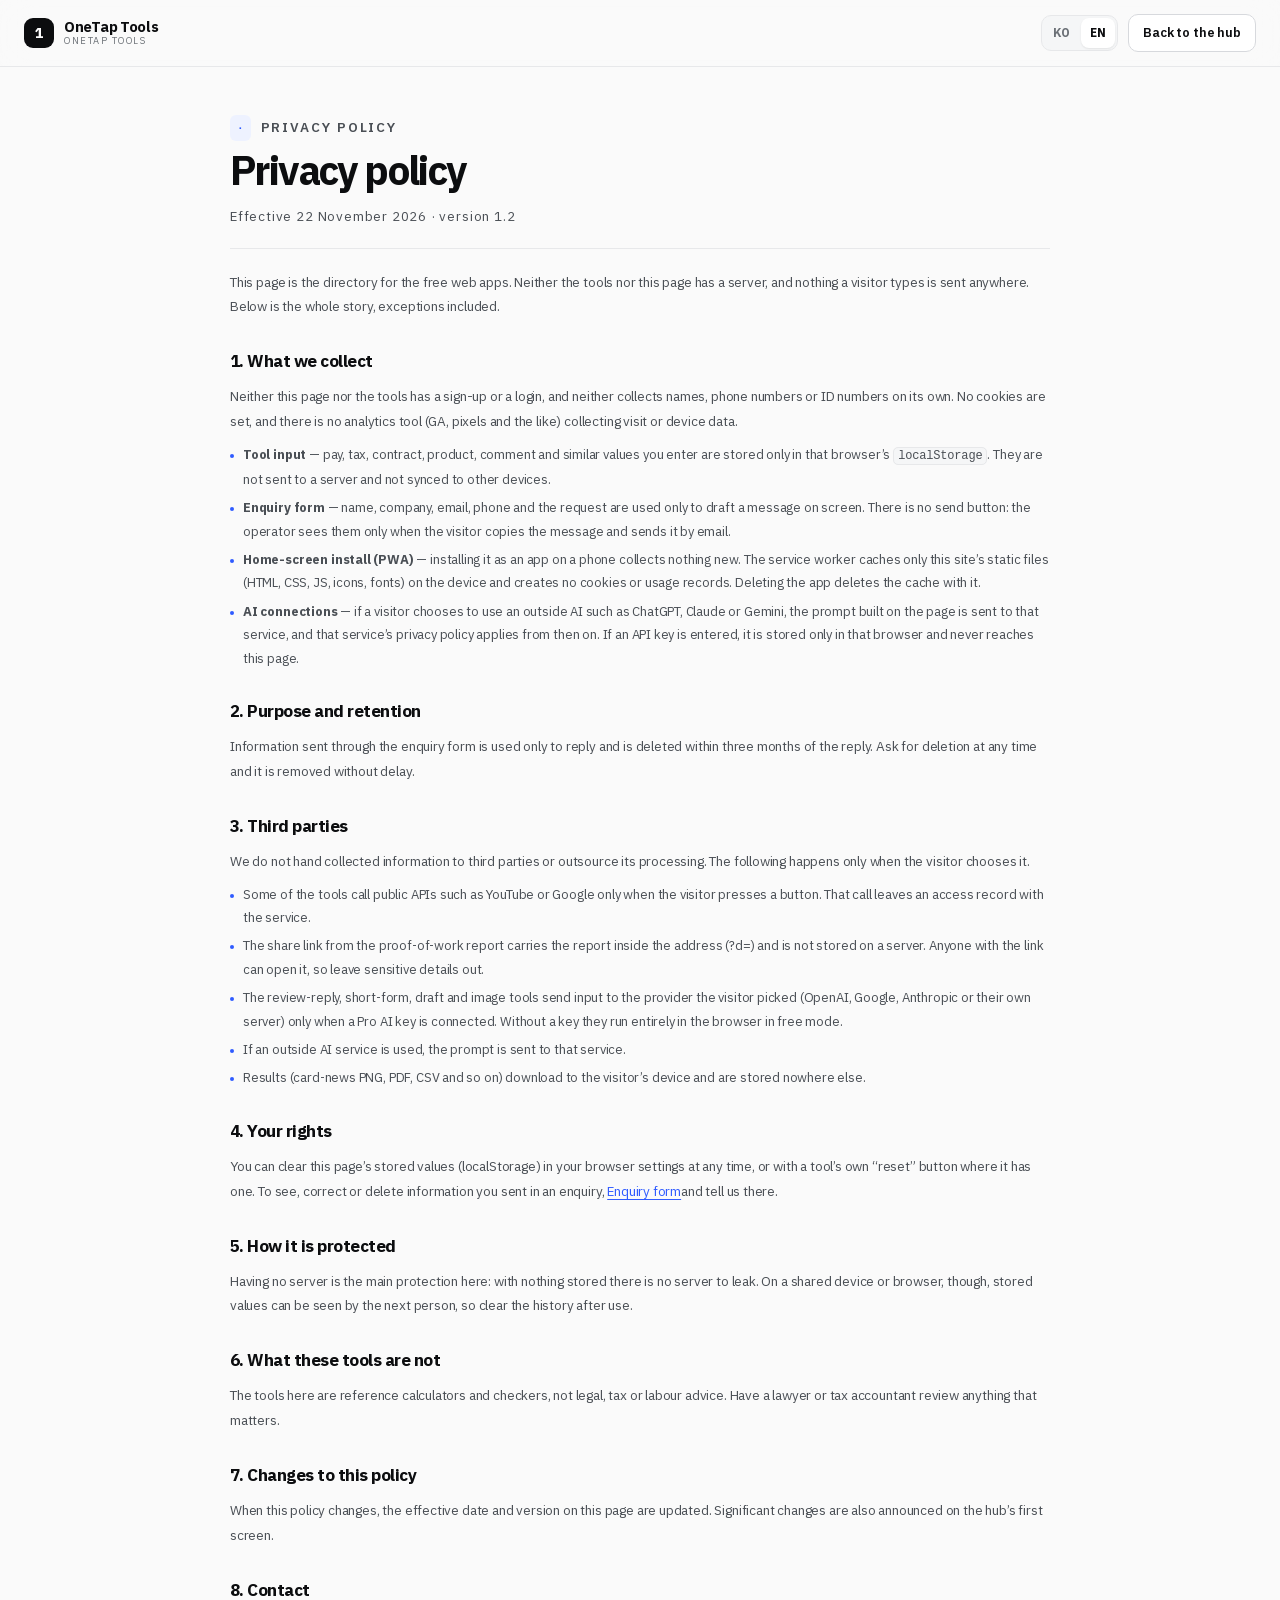
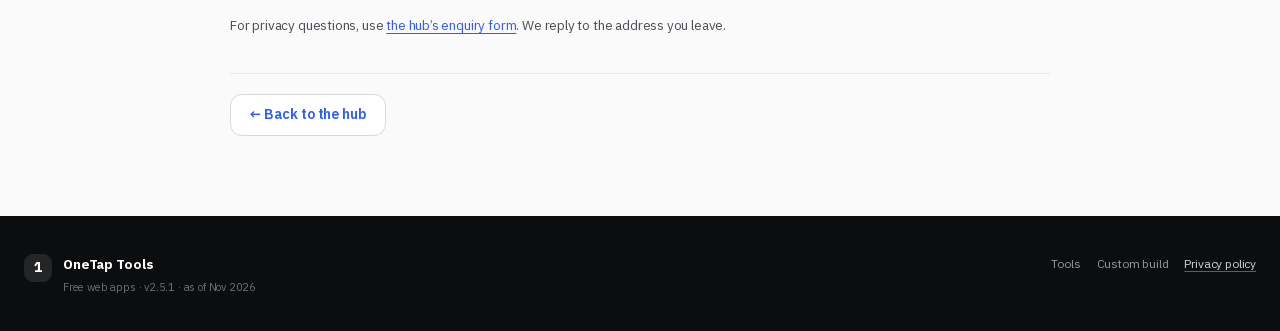
<file: privacy.html>
<!DOCTYPE html>
<html lang="ko">
<head>
<meta charset="utf-8">
<meta name="viewport" content="width=device-width, initial-scale=1">
<title>개인정보처리방침 | 원탭 도구 허브</title>
<meta name="description" content="원탭 도구 허브의 개인정보처리방침. 30종 도구는 입력값을 서버로 보내지 않으며, 문의 폼은 문안을 만들어 직접 보내는 방식입니다.">
<meta name="robots" content="index, follow">
<meta name="color-scheme" content="light">
<meta name="theme-color" content="#FAFAFA">
<link rel="icon" href="assets/favicon.svg" type="image/svg+xml">
<link rel="stylesheet" href="styles.css">
</head>
<body class="doc-body">
<header class="topbar">
  <div class="topbar-in">
    <a class="brand" href="index.html">
      <span class="brand-mark" aria-hidden="true">1</span>
      <span class="brand-text"><strong>원탭 도구 허브</strong><em>OneTap Tools</em></span>
    </a>
    <div class="topbar-cta">
      <div class="lang-switch" role="group" aria-label="언어 / Language">
        <button type="button" class="lang-btn is-on" data-lang="ko" aria-pressed="true">KO</button>
        <button type="button" class="lang-btn" data-lang="en" aria-pressed="false">EN</button>
      </div>
      <a class="btn btn-sm btn-ghost" href="index.html">허브로 돌아가기</a>
    </div>
  </div>
</header>

<main class="doc">
  <div class="wrap doc-wrap">
    <p class="sec-no"><span>·</span> 개인정보처리방침</p>
    <h1>개인정보처리방침</h1>
    <p class="doc-meta">시행일 2026년 11월 22일 · 버전 1.2</p>

    <p class="doc-lead">
      이 페이지는 무료 웹앱 30종의 안내 페이지입니다. 30종 도구와 이 페이지는 서버가 없고,
      방문자가 입력한 값을 어디로도 전송하지 않습니다. 아래는 그 사실과 예외를 빠짐없이 적은 것입니다.
    </p>

    <h2>1. 수집하는 개인정보</h2>
    <p>
      이 페이지와 30종 도구는 회원가입·로그인이 없고, 이름·연락처·주민등록번호 같은 정보를 자동으로 수집하지 않습니다.
      쿠키를 심지 않고, 방문 기록·기기 정보를 수집하는 분석 도구(GA·픽셀 등)도 넣지 않았습니다.
    </p>
    <ul>
      <li><b>도구 입력값</b> — 급여·세금·계약·상품·댓글 등 사용자가 넣은 값은 그 브라우저의 <code>localStorage</code>에만 저장됩니다. 서버로 전송되지 않으며, 다른 기기와 동기화되지 않습니다.</li>
      <li><b>문의 폼</b> — 이름·회사·메일·연락처·요청 내용은 화면에서 문안을 만드는 데만 쓰입니다. 전송 버튼이 없고, 방문자가 직접 복사해 메일 등으로 보낼 때 비로소 운영자에게 전달됩니다.</li>
      <li><b>홈 화면 설치(PWA)</b> — 폰에 앱처럼 설치해도 새로 수집하는 정보는 없습니다. 서비스 워커가 이 사이트의 정적 파일(HTML·CSS·JS·아이콘·폰트)만 기기에 캐시하며, 쿠키나 사용 기록을 만들지 않습니다. 앱을 지우면 캐시도 함께 지워집니다.</li>
      <li><b>AI 연결</b> — ChatGPT·Claude·Gemini 등 외부 AI를 쓰기로 한 경우, 방문자가 만든 프롬프트가 해당 서비스로 전송됩니다. 그 시점부터는 각 서비스의 개인정보처리방침이 적용됩니다. API 키를 직접 넣는 경우 키는 그 브라우저에만 저장되고 이 페이지로 오지 않습니다.</li>
    </ul>

    <h2>2. 이용 목적과 보유 기간</h2>
    <p>
      문의 폼으로 보내온 정보는 문의 회신 목적으로만 사용하고, 회신이 끝난 뒤 3개월 안에 삭제합니다.
      삭제를 요청하시면 지체 없이 지웁니다.
    </p>

    <h2>3. 제3자 제공·처리위탁</h2>
    <p>
      수집한 정보를 제3자에게 제공하거나 처리를 맡기지 않습니다. 다만 다음은 방문자가 직접 선택한 경우에만 일어납니다.
    </p>
    <ul>
      <li>30종 도구 중 일부는 방문자가 버튼을 누를 때만 유튜브·구글 등 공개 API를 호출합니다. 호출 시 해당 서비스에 접속 기록이 남습니다.</li>
      <li>작업 증빙 리포트의 공유 링크는 리포트 내용을 주소(?d=) 안에 담아 만들고 서버에 저장하지 않습니다. 링크를 아는 사람은 열어 볼 수 있으므로 민감한 내용은 빼고 공유하세요.</li>
      <li>리뷰 답글·숏폼·원고·이미지 4종은 방문자가 Pro AI를 직접 연결한 경우에만 입력 내용을 고른 제공자(OpenAI·Google·Anthropic 또는 본인 서버)로 보냅니다. 연결하지 않으면 무료 모드로 브라우저 안에서만 동작합니다.</li>
      <li>외부 AI 서비스를 쓰기로 한 경우, 그 서비스로 프롬프트가 전송됩니다.</li>
      <li>결과물(카드뉴스 PNG·PDF·CSV 등)은 방문자 기기로 다운로드되며 어디에도 저장되지 않습니다.</li>
    </ul>

    <h2>4. 방문자의 권리</h2>
    <p>
      언제든지 브라우저 설정에서 이 페이지의 저장 값(localStorage)을 지울 수 있습니다.
      도구 안에 ‘초기화’ 버튼이 있는 경우 그것으로도 지워집니다. 문의로 보낸 정보의 열람·정정·삭제를 요청하려면
      <a href="index.html#b2b">문의 폼</a>으로 알려 주세요.
    </p>

    <h2>5. 안전성 확보 조치</h2>
    <p>
      서버를 두지 않는 것이 이 페이지의 기본 보호 조치입니다. 보관할 데이터가 없으므로 유출될 서버도 없습니다.
      다만 방문자의 기기·브라우저가 공용이라면 저장 값은 다음 사용자에게 보일 수 있으니, 공용 기기에서는 사용 후 기록을 지우세요.
    </p>

    <h2>6. 고지 의무</h2>
    <p>
      이 페이지의 30종 도구는 참고용 계산·검수 도구이며, 법률·세무·노무 자문이 아닙니다.
      최종 판단과 신고는 변호사·세무사 등 전문가의 검토를 받으세요.
    </p>

    <h2>7. 방침의 변경</h2>
    <p>
      내용이 바뀌면 이 페이지에 시행일과 버전을 올려 공지합니다. 중요한 변경은 허브 첫 화면에서도 알립니다.
    </p>

    <h2>8. 문의</h2>
    <p>
      개인정보 관련 문의는 <a href="index.html#b2b">허브의 문의 폼</a>을 이용해 주세요.
      회신은 남겨 주신 메일로 드립니다.
    </p>

    <p class="doc-back"><a class="btn btn-ghost" href="index.html">← 허브로 돌아가기</a></p>
  </div>
</main>

<footer class="foot">
  <div class="wrap foot-in">
    <div class="foot-brand">
      <span class="brand-mark" aria-hidden="true">1</span>
      <div><strong>원탭 도구 허브 (OneTap Tools)</strong><p>무료 웹앱 30종 · v2.5.1 · 2026.11 기준</p></div>
    </div>
    <nav class="foot-nav" aria-label="바닥글">
      <a href="index.html#tools">도구 31종</a>
      <a href="index.html#b2b">커스텀 제작</a>
      <a href="privacy.html">개인정보처리방침</a>
    </nav>
  </div>
</footer>
<script src="i18n.js"></script>
</body>
</html>
</file>
<file: styles.css>
/* ============================================================================
   원탭 도구 허브 (OneTap Tools) · 스타일
   디자인: Crisp Bento(A) 기반 + 스튜디오 카드 다크 글래스(C) + 임팩트 타이포·배지(B)
     bg #FAFAFA · surface #FFFFFF · ink #0C0D0F · sub #6B7076 · line #E7E8EA
     accent #2F5BFF · ok #0E9F6E · studio #8B5CF6
   외부 요청 0건: 폰트·아이콘·질감 전부 이 폴더 안에서 해결합니다.
   ==========================================================================*/

@font-face{
  font-family:'HubSerif';
  src:url('assets/fonts/hub-serif.woff2') format('woff2');
  font-weight:400; font-style:normal; font-display:swap;
}
@font-face{
  font-family:'PlexKR';
  src:url('assets/fonts/plexkr-Regular.woff2') format('woff2');
  font-weight:400; font-style:normal; font-display:swap;
}
@font-face{
  font-family:'PlexKR';
  src:url('assets/fonts/plexkr-SemiBold.woff2') format('woff2');
  font-weight:500 600; font-style:normal; font-display:swap;
}
@font-face{
  font-family:'PlexKR';
  src:url('assets/fonts/plexkr-Bold.woff2') format('woff2');
  font-weight:700 900; font-style:normal; font-display:swap;
}

:root{
  --bg:#FAFAFA;
  --surface:#FFFFFF;
  --surface-2:#F5F6F7;
  --ink:#0C0D0F;
  --ink-80:rgba(12,13,15,.8);
  --ink-64:rgba(12,13,15,.64);
  --sub:#6B7076;
  --line:#E7E8EA;
  --line-strong:#D7D9DD;
  --line-soft:#EFF0F2;
  --accent:#2F5BFF;
  --accent-soft:#EEF2FF;
  --accent-ink:#FFFFFF;
  --ok:#0E9F6E;
  --ok-soft:#E9F9F1;
  --danger:#C0281B;
  --danger-soft:#FDF1EF;
  --studio:#8B5CF6;
  --studio-2:#6D3BEF;
  --studio-teal:#34E0C8;

  --thumb-card:#F1F2F4;
  --thumb-faint:#E9EAED;
  --thumb-line:#D7D9DD;
  --thumb-sub:#8A8F96;
  --thumb-accent-soft:#DDE4FF;

  --serif:'HubSerif','Nanum Myeongjo','Noto Serif KR',Georgia,serif;
  --sans:'PlexKR','Pretendard',-apple-system,BlinkMacSystemFont,'Apple SD Gothic Neo','Malgun Gothic',sans-serif;
  --mono:'SFMono-Regular',Consolas,'Liberation Mono',ui-monospace,monospace;

  --maxw:1240px;
  --pad:48px;
  --r:16px;
  --r-sm:12px;
  --topbar:66px;
  --shadow:0 12px 28px -20px rgba(12,13,15,.35);
  --shadow-lift:0 22px 48px -28px rgba(12,13,15,.45);
}

*,*::before,*::after{box-sizing:border-box}
html{-webkit-text-size-adjust:100%}
html:focus-within{scroll-behavior:smooth}
body{
  margin:0;
  background:var(--bg);
  color:var(--ink);
  font-family:var(--sans);
  font-size:16px;
  line-height:1.7;
  letter-spacing:-.011em;
  word-break:keep-all;
  overflow-wrap:anywhere;
  -webkit-font-smoothing:antialiased;
  text-rendering:optimizeLegibility;
}
main,header,footer{position:relative;z-index:1}
section[id]{scroll-margin-top:calc(var(--topbar) + 18px)}
img,svg{display:block;max-width:100%}
[hidden]{display:none!important}
a{color:inherit}
h1,h2,h3,h4,p,ul,ol,figure{margin:0}
ul,ol{padding:0;list-style:none}
button{font:inherit;color:inherit}
::selection{background:var(--accent);color:#fff}

.wrap{width:min(calc(100% - var(--pad)),var(--maxw));margin-inline:auto}
.sr-only{
  position:absolute!important;width:1px;height:1px;padding:0;margin:-1px;
  overflow:hidden;clip:rect(0 0 0 0);white-space:nowrap;border:0;
}
.nowrap{white-space:nowrap}
.skip{
  position:absolute;left:16px;top:-60px;z-index:100;
  background:var(--ink);color:#fff;padding:10px 16px;border-radius:10px;
  text-decoration:none;font-size:14px;
}
.skip:focus{top:12px}
:focus-visible{outline:2px solid var(--accent);outline-offset:3px}

/* ---------------------------------------------------------------- topbar */
.topbar{
  position:sticky;top:0;z-index:60;
  background:rgba(250,250,250,.86);
  backdrop-filter:blur(16px) saturate(1.2);
  -webkit-backdrop-filter:blur(16px) saturate(1.2);
  border-bottom:1px solid var(--line);
}
.topbar-in{
  width:min(calc(100% - var(--pad)),var(--maxw));margin-inline:auto;
  height:var(--topbar);display:flex;align-items:center;gap:22px;
}
.brand{display:flex;align-items:center;gap:10px;text-decoration:none;flex:0 0 auto}
.brand-mark{
  width:30px;height:30px;display:grid;place-items:center;
  background:var(--ink);color:#fff;border-radius:9px;
  font-size:15px;font-weight:800;line-height:1;letter-spacing:-.04em;
}
.brand-text{display:flex;flex-direction:column;line-height:1.15}
.brand-text strong{font-size:14.5px;letter-spacing:-.02em;font-weight:700}
.brand-text em{
  font-style:normal;font-size:9.5px;letter-spacing:.16em;text-transform:uppercase;
  color:var(--sub);margin-top:1px;
}
.nav{display:flex;gap:2px;margin-left:10px}
.nav a{
  text-decoration:none;font-size:13.5px;color:#3C4045;padding:7px 11px;border-radius:9px;
  transition:background .15s,color .15s;
}
.nav a:hover{background:var(--surface-2);color:var(--ink)}
.topbar-cta{margin-left:auto;display:flex;align-items:center;gap:10px}
.search-trigger{
  display:inline-flex;align-items:center;gap:8px;height:38px;padding:0 10px 0 12px;
  background:var(--surface);border:1px solid var(--line);border-radius:11px;
  color:#8A8F96;font-size:13px;cursor:pointer;transition:border-color .15s,color .15s;
}
.search-trigger:hover{border-color:var(--line-strong);color:var(--sub)}
.search-trigger .search-icon{width:16px;height:16px;stroke:currentColor;fill:none;stroke-width:1.8;stroke-linecap:round}
.search-trigger kbd{
  font-family:var(--mono);font-size:11px;border:1px solid var(--line);border-radius:5px;
  padding:1px 5px;color:#9AA0A6;background:var(--surface-2);
}
.live-pill{
  display:inline-flex;align-items:center;gap:7px;font-size:12.5px;color:#3C4045;
  border:1px solid var(--line);border-radius:999px;padding:6px 11px;background:var(--surface);
  white-space:nowrap;
}
.live-pill i{width:6px;height:6px;border-radius:50%;background:var(--ok);box-shadow:0 0 0 3px rgba(14,159,110,.14);display:block}
.live-pill b{font-weight:700;font-variant-numeric:tabular-nums}

/* ---------------------------------------------------------------- buttons */
.btn{
  display:inline-flex;align-items:center;justify-content:center;gap:8px;
  padding:10px 18px;border:1px solid var(--ink);border-radius:12px;
  background:var(--ink);color:#fff;text-decoration:none;
  font-size:14px;font-weight:600;letter-spacing:-.01em;line-height:1.4;
  cursor:pointer;transition:background .16s,border-color .16s,color .16s,transform .16s;
}
.btn:hover{background:#22252A;border-color:#22252A}
.btn:active{transform:translateY(1px)}
.btn-sm{padding:8px 14px;font-size:13px;border-radius:10px;height:38px}
.btn-lg{padding:14px 22px;font-size:15px;border-radius:12px}
.btn-accent{background:var(--accent);border-color:var(--accent);color:#fff}
.btn-accent:hover{background:#2148DB;border-color:#2148DB}
.btn-ghost{background:var(--surface);color:var(--ink);border-color:var(--line-strong)}
.btn-ghost:hover{background:var(--surface-2);border-color:var(--line-strong);color:var(--ink)}
.btn-ghost-dark{background:transparent;color:var(--ink);border-color:var(--line-strong)}
.btn-ghost-dark:hover{background:var(--surface-2);color:var(--ink)}
.btn:disabled{opacity:.42;cursor:not-allowed}
.link-btn{
  background:none;border:0;padding:0;font-size:13.5px;color:var(--accent);font-weight:600;
  text-decoration:underline;text-underline-offset:3px;cursor:pointer;
}
.link-btn:hover{color:var(--ink)}

/* ---------------------------------------------------------------- hero */
.hero{padding:56px 0 26px;position:relative;overflow:hidden}
.hero::before{
  content:'';position:absolute;right:-220px;top:-260px;width:760px;height:760px;
  background:radial-gradient(circle at 50% 50%,rgba(47,91,255,.10),rgba(47,91,255,0) 62%);
  pointer-events:none;
}
.hero-grid{
  display:grid;grid-template-columns:minmax(0,1.06fr) minmax(0,.94fr);
  grid-template-rows:auto auto;gap:0 40px;align-items:start;
}
.hero-main{grid-column:1;grid-row:1;min-width:0}
.receipt{grid-column:2;grid-row:1 / span 2}
.kicker{
  display:inline-flex;align-items:center;gap:9px;flex-wrap:wrap;
  font-size:11.5px;letter-spacing:.02em;color:#585E66;
  background:var(--surface);border:1px solid var(--line);
  padding:6px 11px;border-radius:999px;margin-bottom:22px;
}
.kicker-vol{color:var(--accent);font-weight:800;letter-spacing:.06em}
.hero h1{
  font-size:clamp(2.1rem,4vw,3.7rem);
  line-height:1.06;letter-spacing:-.045em;font-weight:800;
  margin-bottom:18px;
}
.hero h1 em{font-style:normal;color:var(--accent)}
.hero h1 .mark{
  position:relative;white-space:nowrap;
}
.hero h1 .mark::after{
  content:'';position:absolute;left:0;right:0;bottom:.08em;height:.13em;
  background:var(--accent-soft);border-radius:2px;z-index:-1;
}
.lead{
  font-size:16px;line-height:1.72;color:#4A4F55;max-width:36em;
}
.hero-actions{display:flex;gap:10px;flex-wrap:wrap;margin-top:24px}
.promises{
  display:flex;flex-wrap:wrap;gap:8px;margin:22px 0 0;
}
.promises li{
  display:inline-flex;align-items:baseline;gap:6px;
  font-size:12.5px;color:var(--sub);
  border:1px solid var(--line);background:var(--surface);
  border-radius:999px;padding:5px 11px;
}
.promises b{font-size:12.5px;font-weight:700;color:var(--ink)}
.promises span{display:none}
.quick{display:flex;flex-wrap:wrap;align-items:center;gap:6px;margin-top:14px;font-size:12.5px;color:var(--sub)}
.quick-label{letter-spacing:.1em;text-transform:uppercase;font-size:10.5px;color:var(--sub);margin-right:2px}
.quick-tag{
  border:1px solid var(--line);background:var(--surface);padding:5px 10px;border-radius:8px;
  font-size:12.5px;color:#3C4045;cursor:pointer;transition:border-color .15s,color .15s;
}
.quick-tag:hover{color:var(--accent);border-color:var(--accent)}

/* stats strip */
.stats{
  grid-column:1;grid-row:2;display:grid;grid-template-columns:repeat(2,minmax(0,1fr));
  gap:10px;margin-top:24px;
}
.stat{background:var(--surface);border:1px solid var(--line);border-radius:14px;padding:15px 17px}
.stat p{font-size:12px;color:var(--sub);font-weight:500}
.stat b{
  display:block;margin-top:5px;font-size:27px;line-height:1.15;font-weight:800;
  letter-spacing:-.035em;font-variant-numeric:tabular-nums;
}
.stat b small{font-size:13px;font-weight:600;color:var(--sub);margin-left:2px;letter-spacing:0}
.stat .delta{display:block;margin-top:4px;font-size:11.5px;font-weight:600;color:var(--ok)}
.stat:nth-child(3) .delta,.stat:nth-child(4) .delta{color:var(--sub)}

/* 영수증 타일 */
.receipt{
  position:relative;background:var(--surface);
  border:1px solid var(--line);border-radius:20px;
  padding:22px 22px 20px;box-shadow:var(--shadow);
  transition:box-shadow .25s,border-color .25s;
}
.receipt:hover{box-shadow:var(--shadow-lift);border-color:var(--line-strong)}
.receipt-head{display:flex;justify-content:space-between;align-items:flex-start;gap:12px;
  padding-bottom:14px;border-bottom:1px dashed var(--line-strong)}
.receipt-kicker{
  font-family:var(--mono);font-size:9.5px;letter-spacing:.14em;color:var(--sub);margin-bottom:5px;
}
.receipt-head h2{font-size:17px;font-weight:700;letter-spacing:-.03em;line-height:1.3}
.receipt-no{font-family:var(--mono);font-size:10px;color:#9AA0A6;white-space:nowrap;padding-top:3px}
.receipt-lines{margin:4px 0 0}
.receipt-lines li{border-bottom:1px dotted var(--line)}
.rl{
  display:flex;align-items:center;gap:9px;padding:8px 0;font-size:13px;cursor:pointer;
}
.rl:hover .rl-name{color:var(--accent)}
.rl-check{
  -webkit-appearance:none;appearance:none;flex:0 0 auto;width:16px;height:16px;margin:0;
  border:1.5px solid var(--line-strong);border-radius:5px;background:var(--surface);
  display:grid;place-items:center;cursor:pointer;transition:background .15s,border-color .15s;
}
.rl-check::after{
  content:'';width:7px;height:4px;border-left:2px solid #fff;border-bottom:2px solid #fff;
  transform:rotate(-45deg) translate(1px,-1px);opacity:0;
}
.rl-check:checked{background:var(--accent);border-color:var(--accent)}
.rl-check:checked::after{opacity:1}
.rl-check:focus-visible{outline:2px solid var(--accent);outline-offset:2px}
.rl-name{flex:1 1 auto;min-width:0;overflow:hidden;text-overflow:ellipsis;white-space:nowrap;color:#3C4045}
.rl.is-off .rl-name{color:#9AA0A6;text-decoration:line-through;text-decoration-thickness:1px}
.rl.is-off .rl-price{color:#9AA0A6;text-decoration:line-through}
.rl-more{color:var(--sub);font-size:12px}
.rl-price{font-family:var(--mono);font-size:12px;color:var(--ink);font-variant-numeric:tabular-nums}
.receipt-lines .rl-rest{display:flex;align-items:center;gap:9px;padding:8px 0 8px 25px}
.receipt-lines .rl-rest .rl-name{flex:1 1 auto}
.receipt-sum{
  position:relative;margin-top:12px;padding-top:12px;border-top:2px solid var(--ink);
  display:flex;align-items:flex-end;justify-content:space-between;gap:10px;
}
.receipt-fig{display:flex;flex-direction:column;gap:1px}
.receipt-fig span{font-size:11.5px;letter-spacing:.06em;color:var(--sub)}
.receipt-fig strong{
  font-size:27px;font-weight:800;letter-spacing:-.04em;font-variant-numeric:tabular-nums;line-height:1.15;
}
.receipt-zero strong{color:var(--accent)}
.receipt-note{font-size:11.5px;line-height:1.65;color:var(--sub);margin-top:10px}
.receipt-note b{color:var(--ink);font-variant-numeric:tabular-nums}
.receipt-cta{
  display:inline-flex;align-items:center;gap:6px;margin-top:12px;
  font-size:12.5px;font-weight:700;color:var(--accent);text-decoration:none;
  border-top:1px solid var(--line-soft);padding-top:11px;width:100%;
}
.receipt-cta:hover{color:var(--ink)}
.stamp{
  flex:0 0 auto;width:66px;height:66px;border-radius:50%;
  border:2px solid var(--accent);color:var(--accent);
  display:grid;place-content:center;text-align:center;line-height:1.05;
  transform:rotate(-9deg);opacity:.9;
  box-shadow:inset 0 0 0 1px rgba(47,91,255,.3);
}
.stamp span{font-size:8px;letter-spacing:.14em;display:block}
.stamp b{font-family:var(--serif);font-size:20px;font-weight:400;display:block;margin:1px 0}
.stamp em{font-style:normal;font-size:5.5px;letter-spacing:.1em;display:block}

/* ---------------------------------------------------------------- sections */
.sec-head{max-width:780px;margin-bottom:26px}
.sec-no{
  display:flex;align-items:center;gap:10px;
  font-size:11px;letter-spacing:.14em;text-transform:uppercase;color:var(--sub);
  margin-bottom:12px;font-weight:600;
}
.sec-no span{
  font-family:var(--mono);font-size:11px;letter-spacing:0;color:var(--accent);
  background:var(--accent-soft);border-radius:6px;padding:3px 7px;font-weight:700;
}
.sec-head h2{
  font-size:clamp(1.5rem,2.4vw,2.05rem);line-height:1.25;
  letter-spacing:-.04em;font-weight:800;margin-bottom:10px;
}
.sec-lead{font-size:14.5px;line-height:1.72;color:#4A4F55;max-width:48em}
.sub-strong{color:var(--ink);font-weight:600;border-bottom:1px solid var(--accent-soft)}
.kbd-hint{margin-left:6px;color:var(--sub);white-space:nowrap}
.kbd-hint kbd{
  font-family:var(--mono);font-size:11px;border:1px solid var(--line);border-radius:5px;
  padding:0 4px;background:var(--surface);color:#4A4F55;
}

/* ---------------------------------------------------------------- tools */
.tools{padding:16px 0 92px}
.filter-bar{
  position:sticky;top:var(--topbar);z-index:40;
  display:flex;align-items:center;gap:12px;flex-wrap:wrap;
  padding:12px 0;margin-bottom:4px;
  background:linear-gradient(var(--bg) 74%,rgba(250,250,250,0));
}
.search-wrap{position:relative;flex:1 1 280px;min-width:0;max-width:400px}
.search-wrap .search-icon{
  position:absolute;left:13px;top:50%;transform:translateY(-50%);
  width:17px;height:17px;fill:none;stroke:var(--sub);stroke-width:1.8;stroke-linecap:round;
  pointer-events:none;
}
#search-input{
  width:100%;padding:11px 38px 11px 39px;font:inherit;font-size:14px;height:44px;
  background:var(--surface);color:var(--ink);
  border:1px solid var(--line);border-radius:12px;
  -webkit-appearance:none;appearance:none;
}
#search-input::placeholder{color:#9AA0A6}
#search-input:focus{outline:none;border-color:var(--accent);box-shadow:0 0 0 3px rgba(47,91,255,.13)}
#search-input::-webkit-search-cancel-button{-webkit-appearance:none;appearance:none}
.search-clear{
  position:absolute;right:8px;top:50%;transform:translateY(-50%);
  width:26px;height:26px;border:0;border-radius:8px;background:var(--surface-2);
  color:var(--ink);font-size:15px;line-height:1;cursor:pointer;
}
.search-clear:hover{background:var(--line)}
.chips{display:flex;gap:6px;flex-wrap:wrap;flex:1 1 auto}
.chip{
  border:1px solid var(--line);background:var(--surface);color:#3C4045;
  border-radius:999px;padding:7px 12px;font-size:12.5px;font-weight:600;cursor:pointer;
  white-space:nowrap;transition:background .15s,border-color .15s,color .15s;
}
.chip:hover{border-color:var(--line-strong);color:var(--ink)}
.chip[aria-pressed="true"]{background:var(--ink);border-color:var(--ink);color:#fff}
.chip small{font-size:11px;opacity:.55;margin-left:4px;font-variant-numeric:tabular-nums;font-weight:600}
.switch{display:inline-flex;align-items:center;gap:8px;cursor:pointer;white-space:nowrap}
.switch input{position:absolute;opacity:0;width:0;height:0}
.switch-track{
  width:34px;height:19px;border-radius:999px;background:var(--line);
  border:1px solid transparent;position:relative;transition:background .18s;flex:0 0 auto;
}
.switch-dot{
  position:absolute;left:2px;top:2px;width:13px;height:13px;border-radius:50%;
  background:#fff;box-shadow:0 1px 2px rgba(0,0,0,.2);transition:transform .18s;
}
.switch input:checked+.switch-track{background:var(--accent)}
.switch input:checked+.switch-track .switch-dot{transform:translateX(15px)}
.switch input:focus-visible+.switch-track{outline:2px solid var(--accent);outline-offset:2px}
.switch-label{font-size:12.5px;color:var(--sub)}
.result-line{
  font-size:11.5px;letter-spacing:.1em;text-transform:uppercase;color:var(--sub);
  padding:4px 0 14px;font-weight:600;
}

/* ---------------------------------------------------------------- bento */
.bento{
  display:grid;grid-template-columns:repeat(4,minmax(0,1fr));
  grid-auto-rows:326px;gap:12px;grid-auto-flow:row dense;
}
.card{
  position:relative;display:flex;flex-direction:column;min-width:0;
  background:var(--surface);border:1px solid var(--line);border-radius:var(--r);
  padding:16px;overflow:hidden;
  transition:border-color .18s,box-shadow .18s,transform .18s;
}
.card:hover{border-color:var(--line-strong);box-shadow:var(--shadow);transform:translateY(-2px)}
.card.is-match{border-color:var(--accent);box-shadow:0 0 0 3px rgba(47,91,255,.14)}
.card[data-cols="2"]{grid-column:span 2}
.card[data-rows="2"]{grid-row:span 2}

.card-top{display:flex;align-items:center;gap:8px;min-width:0}
.card-no{font-family:var(--mono);font-size:10.5px;letter-spacing:.04em;color:#9AA0A6;white-space:nowrap}
.card-cat{
  font-size:10.5px;font-weight:600;letter-spacing:.02em;color:var(--sub);
  background:var(--surface-2);border-radius:6px;padding:2px 6px;white-space:nowrap;
}
.card-badges{margin-left:auto;display:flex;gap:4px;flex-wrap:nowrap}
.card-badge{
  display:inline-flex;align-items:center;gap:4px;
  font-size:9.5px;font-weight:700;letter-spacing:.04em;text-transform:uppercase;
  padding:3px 6px;border-radius:6px;border:1px solid var(--line);
  background:var(--surface-2);color:var(--sub);white-space:nowrap;
}
.card-badge.live{background:var(--ok-soft);color:#0B7A55;border-color:#C8EDDE}
.card-badge.live i{width:5px;height:5px;border-radius:50%;background:currentColor;display:block}
.card-badge.new{background:var(--accent-soft);color:#2445C9;border-color:#DDE4FF}
.card-badge.pro{background:#0C0D0F;color:#fff;border-color:#0C0D0F}
.card-badge.offer{background:var(--ok);color:#fff;border-color:var(--ok);text-transform:none;letter-spacing:0}

.card-media{
  position:relative;margin:8px 0 0;border-radius:10px;overflow:hidden;
  background:var(--surface-2);border:1px solid var(--line-soft);
  height:64px;flex:0 0 auto;
}
.card-media .thumb-svg{width:100%;height:100%}
.card-metric{
  display:inline-flex;align-items:baseline;gap:6px;margin-top:7px;
  padding:3px 8px;border-radius:8px;background:var(--accent-soft);
  border:1px solid rgba(47,91,255,.14);max-width:100%;
}
.card-metric b{font-size:13px;font-weight:800;letter-spacing:-.03em;line-height:1.2;color:#2445C9;font-variant-numeric:tabular-nums;white-space:nowrap}
.card-metric span{font-size:9.5px;letter-spacing:.02em;color:#4A5FA8;white-space:nowrap;overflow:hidden;text-overflow:ellipsis}

.card-body{padding-top:8px;flex:1 1 auto;min-width:0}
.card-name{font-size:15.5px;font-weight:700;letter-spacing:-.03em;line-height:1.28;
  display:-webkit-box;-webkit-line-clamp:2;-webkit-box-orient:vertical;overflow:hidden}
.card-name a{text-decoration:none}
.card-name a:hover{color:var(--accent)}
.card-en{
  font-family:var(--mono);font-size:9px;letter-spacing:.1em;text-transform:uppercase;
  color:#9AA0A6;margin-top:2px;
}
.card-tagline{font-size:12.5px;line-height:1.52;color:var(--sub);margin-top:4px;
  display:-webkit-box;-webkit-line-clamp:2;-webkit-box-orient:vertical;overflow:hidden}
.card-long{display:none}
.card-feats{display:flex;flex-wrap:wrap;gap:4px;margin-top:6px}
.card-feats li{
  font-size:10.5px;color:#4A4F55;border:1px solid var(--line-soft);
  border-radius:6px;padding:2px 6px;background:var(--surface-2);white-space:nowrap;
  max-width:100%;overflow:hidden;text-overflow:ellipsis;
}
.card-feats li:nth-child(n+2){display:none}
.card-foot{
  display:flex;align-items:flex-end;justify-content:space-between;gap:6px;
  padding-top:8px;margin-top:auto;
}
.card-price{display:flex;flex-direction:column;line-height:1.35;min-width:0}
.card-price span{
  font-size:9.5px;color:#9AA0A6;max-width:150px;overflow:hidden;text-overflow:ellipsis;white-space:nowrap;
}
.card-price b{font-size:12px;font-weight:700;color:var(--ink);font-variant-numeric:tabular-nums;white-space:nowrap}
.card-cta-wrap{display:flex;flex-direction:column;align-items:flex-end;gap:4px;flex:0 0 auto}
.card-cta{
  display:inline-flex;align-items:center;gap:4px;
  font-size:11.5px;font-weight:700;text-decoration:none;color:var(--ink);
  border:1px solid var(--line-strong);border-radius:8px;padding:4px 8px;
  background:var(--surface);transition:background .15s,color .15s,border-color .15s;white-space:nowrap;
}
.card-cta:hover{background:var(--ink);border-color:var(--ink);color:#fff}
.card-cta.pending{border-style:dashed;color:var(--sub)}
.card-ask{
  border:0;background:none;padding:0;font:inherit;font-size:9px;font-weight:600;
  color:#9AA0A6;text-decoration:underline;text-underline-offset:2px;cursor:pointer;white-space:nowrap;
}
.card-ask:hover{color:var(--accent)}

/* 와이드 타일: 왼쪽 글, 오른쪽 미디어 */
.card.is-wide{
  display:grid;grid-template-columns:minmax(0,1.04fr) minmax(0,.96fr);
  grid-template-rows:auto 1fr auto;column-gap:20px;
}
.card.is-wide .card-top{grid-column:1/-1;grid-row:1}
.card.is-wide .card-body{grid-column:1;grid-row:2;padding-top:12px}
.card.is-wide .card-media{grid-column:2;grid-row:2;height:auto;min-height:104px;margin-top:10px;align-self:stretch}
.card.is-wide .card-foot{grid-column:1/-1;grid-row:3}
.card.is-wide .card-name{font-size:19px;line-height:1.28}
.card.is-wide .card-tagline{font-size:13px;margin-top:7px}
.card.is-wide .card-long{display:-webkit-box;-webkit-line-clamp:2;-webkit-box-orient:vertical;overflow:hidden;font-size:12px;line-height:1.6;color:var(--sub);margin-top:5px}
.card.is-wide .card-feats li:nth-child(2){display:inline-block}
.card.is-wide .card-feats{margin-top:10px}

/* 히어로 타일 (2×2) */
.card[data-cols="2"][data-rows="2"]{padding:20px;display:flex;flex-direction:column}
.card[data-cols="2"][data-rows="2"] .card-media{height:auto;aspect-ratio:320/220;width:100%;max-width:440px;min-height:200px;flex:1 1 auto;margin:12px auto 0;border-radius:12px;grid-column:auto;grid-row:auto;align-self:center}
.card[data-cols="2"][data-rows="2"] .card-name{font-size:24px;letter-spacing:-.04em}
.card[data-cols="2"][data-rows="2"] .card-tagline{font-size:14.5px;line-height:1.6;margin-top:8px}
.card[data-cols="2"][data-rows="2"] .card-long{display:-webkit-box;-webkit-line-clamp:3;-webkit-box-orient:vertical;overflow:hidden;font-size:12.5px;line-height:1.65;color:var(--sub);margin-top:8px;max-width:34em}
.card[data-cols="2"][data-rows="2"] .card-feats li:nth-child(n+2){display:inline-block}
.card[data-cols="2"][data-rows="2"] .card-feats li{font-size:11px;padding:3px 7px}
.card[data-cols="2"][data-rows="2"] .card-cta{font-size:12.5px;padding:7px 12px}
.card[data-cols="2"][data-rows="2"] .card-body{padding-top:12px}
.card[data-cols="2"][data-rows="2"] .card-ask{font-size:10.5px}

/* 다크 글래스 스튜디오 타일 */
.card[data-skin="studio"]{
  --surface:#101219;--surface-2:#0B0D13;--ink:#F4F5F8;--ink-80:rgba(244,245,248,.8);
  --sub:#A7AEBD;--line:rgba(255,255,255,.14);--line-strong:rgba(255,255,255,.26);
  --line-soft:rgba(255,255,255,.08);
  --accent:#8B5CF6;--accent-soft:rgba(139,92,246,.18);--accent-ink:#fff;
  --thumb-card:#1A1D27;--thumb-faint:#232735;--thumb-line:#3A4054;--thumb-sub:#8E96A6;
  --thumb-accent-soft:#2C2456;
  background:
    radial-gradient(120% 90% at 84% 2%,rgba(139,92,246,.30),rgba(139,92,246,0) 62%),
    linear-gradient(158deg,#14161F 0%,#0A0C12 72%);
  border-color:rgba(255,255,255,.14);
  color:var(--ink);
  backdrop-filter:blur(14px) saturate(1.2);
  -webkit-backdrop-filter:blur(14px) saturate(1.2);
}
.card[data-skin="studio"]:hover{border-color:rgba(255,255,255,.24);box-shadow:0 24px 50px -30px rgba(9,6,24,.9)}
.card[data-skin="studio"]::after{
  content:'';position:absolute;right:-40px;top:-46px;width:150px;height:150px;border-radius:50%;
  background:radial-gradient(circle,rgba(139,92,246,.28),rgba(139,92,246,0) 70%);
  pointer-events:none;
}
.card[data-skin="studio"] .card-no{color:#77808F}
.card[data-skin="studio"] .card-cat{background:rgba(255,255,255,.08);color:#C3C9D4}
.card[data-skin="studio"] .card-media{background:#0C0E14;border-color:rgba(255,255,255,.1)}
.card[data-skin="studio"] .card-name a{color:#fff}
.card[data-skin="studio"] .card-name a:hover{color:#C4B5FD}
.card[data-skin="studio"] .card-en{color:#7C8494}
.card[data-skin="studio"] .card-tagline,
.card[data-skin="studio"] .card-long{color:#A7AEBD}
.card[data-skin="studio"] .card-feats li{background:rgba(255,255,255,.06);border-color:rgba(255,255,255,.1);color:#C7CDD8}
.card[data-skin="studio"] .card-price span{color:#7C8494}
.card[data-skin="studio"] .card-price b{color:#EDEFF4}
.card[data-skin="studio"] .card-cta{background:rgba(255,255,255,.06);border-color:rgba(255,255,255,.22);color:#F4F5F8}
.card[data-skin="studio"] .card-cta:hover{background:#fff;border-color:#fff;color:#0C0D0F}
.card[data-skin="studio"] .card-ask{color:#8B93A3}
.card[data-skin="studio"] .card-ask:hover{color:#C4B5FD}
.card[data-skin="studio"] .card-metric{background:rgba(139,92,246,.16);border-color:rgba(167,139,250,.34)}
.card[data-skin="studio"] .card-metric b{color:#D6C9FF}
.card[data-skin="studio"] .card-metric span{color:#B8AEDA}
.card[data-skin="studio"] .card-badge.pro{background:#8B5CF6;border-color:#8B5CF6;color:#fff}
.card[data-skin="studio"] .card-badge.new{background:rgba(52,224,200,.16);border-color:rgba(52,224,200,.4);color:#8DF3E4}
.card[data-skin="studio"] .card-badge.live{background:rgba(52,224,200,.14);border-color:rgba(52,224,200,.38);color:#8DF3E4}
.card[data-skin="studio"] .thumb-svg .t-paper{fill:#0C0E14}
.card[data-skin="studio"] .thumb-svg .t-paper-fill{fill:#141824}
.card[data-skin="studio"] .thumb-svg .t-ink-soft{fill:rgba(244,245,248,.6)}
.card[data-skin="studio"] .thumb-svg .t-accent-soft-2{fill:#3B3268}
.card[data-skin="studio"] .thumb-svg .t-text-ink{fill:#F4F5F8}
.card[data-skin="studio"] .thumb-svg .t-text-sub{fill:#98A0B0}
.card[data-skin="studio"] .thumb-svg .t-text-paper{fill:#0B0D13}
.card[data-skin="studio"] .thumb-svg .t-stroke-line{stroke:#3A4054}
.card[data-skin="studio"] .thumb-svg .t-stroke-accent{stroke:#A78BFA}

/* 유료 오퍼 타일 */
.card[data-skin="offer"]{
  background:linear-gradient(168deg,#FFFFFF 0%,#F4FBF7 78%);
  border-color:#C8EDDE;
}
.card[data-skin="offer"]:hover{border-color:#0E9F6E;box-shadow:0 22px 44px -30px rgba(14,159,110,.55)}
.card[data-skin="offer"] .card-cta{border-color:#0E9F6E;color:#0B7A55}
.card[data-skin="offer"] .card-cta:hover{background:#0E9F6E;border-color:#0E9F6E;color:#fff}
.card[data-skin="offer"] .card-cat{background:var(--ok-soft);color:#0B7A55}

.empty{
  padding:52px 0;text-align:center;color:var(--sub);font-size:14px;
  border:1px dashed var(--line-strong);border-radius:var(--r);background:var(--surface);
}
.tools-note{
  margin-top:22px;font-size:12px;line-height:1.75;color:var(--sub);
  padding-left:12px;border-left:2px solid var(--accent-soft);
}
.tools-note b{color:var(--ink-80);font-weight:600}

/* ---------------------------------------------------------------- savings */
.savings{padding:4px 0 92px}
.savings-panel{
  background:var(--surface);border:1px solid var(--line);border-radius:20px;
  padding:26px 28px 22px;box-shadow:var(--shadow);
}
.savings-figures{
  display:grid;grid-template-columns:repeat(3,minmax(0,1fr));gap:12px;
  padding-bottom:22px;border-bottom:1px solid var(--line);
}
.fig{background:var(--surface-2);border-radius:14px;padding:14px 16px}
.fig-accent{background:var(--ink);color:#fff}
.fig-ghost{background:var(--accent-soft)}
.fig-label{font-size:11.5px;letter-spacing:.08em;text-transform:uppercase;color:var(--sub);font-weight:600}
.fig-accent .fig-label{color:rgba(255,255,255,.6)}
.fig-ghost .fig-label{color:#4763C4}
.fig-value{
  font-size:clamp(1.6rem,2.6vw,2.15rem);font-weight:800;line-height:1.1;
  letter-spacing:-.04em;font-variant-numeric:tabular-nums;margin-top:4px;
}
.fig-value small{font-size:.44em;letter-spacing:0;margin-left:3px;color:var(--sub);font-weight:700}
.fig-accent .fig-value small{color:rgba(255,255,255,.65)}
.fig-ghost .fig-value{color:#22409E}
.fig-ghost .fig-value small{color:#4763C4}
.fig-sub{font-size:11.5px;color:var(--sub);margin-top:5px}
.fig-accent .fig-sub{color:rgba(255,255,255,.6)}

.table-tools{
  display:flex;align-items:center;justify-content:space-between;gap:16px;flex-wrap:wrap;
  padding:18px 0 4px;
}
.table-cap{font-size:11.5px;letter-spacing:.06em;color:var(--sub);font-weight:600}
.table-cap b{color:var(--ink);font-weight:700}
.table-actions{display:flex;gap:8px;align-items:center;font-size:12px;color:var(--line-strong)}
.savings-table{width:100%;border-collapse:collapse;margin-top:4px}
.savings-table th{
  text-align:left;font-size:10.5px;letter-spacing:.08em;text-transform:uppercase;
  font-weight:600;color:var(--sub);padding:8px;border-bottom:1px solid var(--line);
}
.savings-table th:nth-child(2){width:44%}
.savings-table th:nth-child(3){width:38%}
.savings-table td{
  padding:9px 8px;border-bottom:1px solid var(--line-soft);
  font-size:13px;color:#3C4045;vertical-align:middle;
}
.savings-table tbody tr:hover td{background:var(--surface-2)}
.savings-table .col-check{width:32px;padding-left:0}
.savings-table .col-price{text-align:right;white-space:nowrap;font-variant-numeric:tabular-nums;
  font-family:var(--mono);font-size:12px;width:104px}
.savings-table tfoot td{
  border-bottom:0;border-top:2px solid var(--ink);
  padding-top:12px;font-size:12px;letter-spacing:.06em;text-transform:uppercase;color:var(--sub);
}
.savings-table tfoot strong{font-size:19px;font-weight:800;letter-spacing:-.03em;color:var(--ink)}
.savings-table .foot-note{font-size:11px;letter-spacing:0;text-transform:none;color:#9AA0A6}
.savings-table td .tool-name{color:var(--ink);font-weight:600}
.savings-table td .tool-name small{display:block;font-size:10px;color:#9AA0A6;font-weight:500;letter-spacing:.04em;margin-top:1px}
.savings-table tr.off td{opacity:.42}
.savings-table tr.off .col-price{text-decoration:line-through}
.check{
  -webkit-appearance:none;appearance:none;width:17px;height:17px;margin:0;
  border:1.5px solid var(--line-strong);border-radius:5px;background:var(--surface);
  cursor:pointer;display:grid;place-items:center;position:relative;
}
.check:checked{background:var(--accent);border-color:var(--accent)}
.check:checked::after{
  content:'';width:8px;height:4px;border-left:2px solid #fff;border-bottom:2px solid #fff;
  transform:rotate(-45deg) translate(1px,-1px);
}
.check:focus-visible{outline:2px solid var(--accent);outline-offset:2px}
.savings-note{
  font-size:11.5px;line-height:1.75;color:#9AA0A6;
  margin-top:16px;padding-top:14px;border-top:1px solid var(--line-soft);max-width:80ch;
}

/* ---------------------------------------------------------------- workflow */
.workflow{
  padding:76px 0 80px;background:var(--surface-2);
  border-top:1px solid var(--line);border-bottom:1px solid var(--line);
}
.steps{display:grid;gap:10px}
.step{
  display:grid;grid-template-columns:96px minmax(0,1fr) 280px;
  gap:24px;padding:20px 22px;background:var(--surface);
  border:1px solid var(--line);border-radius:14px;align-items:start;
  transition:border-color .18s,box-shadow .18s;
}
.step:hover{border-color:var(--line-strong);box-shadow:var(--shadow)}
.step-no{
  font-size:38px;line-height:1;font-weight:800;color:var(--ink);
  letter-spacing:-.05em;font-variant-numeric:tabular-nums;
}
.step-no small{
  display:block;font-size:9px;letter-spacing:.16em;color:var(--accent);
  margin-top:6px;font-weight:700;
}
.step-title{font-size:17px;font-weight:700;letter-spacing:-.03em;margin-bottom:5px}
.step-lead{font-size:13px;line-height:1.7;color:var(--sub);max-width:46em}
.step-side{padding-top:2px}
.step-out{
  display:inline-flex;align-items:baseline;gap:6px;font-size:11px;color:var(--sub);
  border:1px solid var(--line);border-radius:8px;padding:4px 8px;background:var(--surface-2);
  margin-bottom:8px;
}
.step-out b{color:var(--ink);font-weight:700}
.step-apps{display:flex;flex-wrap:wrap;gap:4px}
.step-app{
  display:inline-flex;align-items:center;gap:4px;background:var(--surface);
  border:1px solid var(--line);border-radius:7px;padding:3px 7px;
  font-size:11.5px;color:#3C4045;cursor:pointer;line-height:1.5;
  transition:border-color .15s,color .15s;
}
.step-app:hover{color:var(--accent);border-color:var(--accent)}
.step-app::before{content:'→';color:#9AA0A6;font-size:10px}
.workflow-note{font-size:12px;color:var(--sub);line-height:1.75;margin-top:18px;max-width:76ch}

/* ---------------------------------------------------------------- b2b */
.b2b{
  padding:80px 0 88px;background:#0C0D0F;color:#F4F5F8;
}
.sec-head-dark{max-width:820px}
.sec-head-dark .sec-no{color:rgba(244,245,248,.55)}
.sec-head-dark .sec-no span{color:#9EB2FF;background:rgba(47,91,255,.22)}
.sec-head-dark h2{color:#fff}
.sec-head-dark .sec-lead{color:rgba(244,245,248,.68)}
.b2b-grid{display:grid;grid-template-columns:minmax(0,1fr) minmax(0,1.04fr);gap:30px;align-items:start}
.tiers{display:flex;flex-direction:column;gap:10px}
.tier{
  border:1px solid rgba(255,255,255,.14);border-radius:14px;padding:18px 20px;
  background:rgba(255,255,255,.04);
  transition:border-color .18s,background .18s;
}
.tier:hover{border-color:rgba(255,255,255,.3);background:rgba(255,255,255,.07)}
.tier-head{display:flex;align-items:baseline;justify-content:space-between;gap:12px;margin-bottom:8px}
.tier-name{font-size:17px;font-weight:700;letter-spacing:-.03em}
.tier-tag{font-size:10.5px;letter-spacing:.04em;color:rgba(244,245,248,.5);white-space:nowrap}
.tier-price{font-size:14px;color:#9EB2FF;font-weight:700;margin-bottom:8px}
.tier-price small{font-size:10.5px;color:rgba(244,245,248,.56);font-weight:400;margin-left:8px;letter-spacing:.02em}
.tier-desc{font-size:12.5px;line-height:1.7;color:rgba(244,245,248,.66);margin-bottom:10px}
.tier-items{display:flex;flex-direction:column;gap:4px}
.tier-items li{font-size:11.5px;color:rgba(244,245,248,.6);display:flex;gap:7px;line-height:1.6}
.tier-items li::before{content:'';width:4px;height:4px;border-radius:50%;background:#9EB2FF;flex:0 0 auto;margin-top:8px}

.inquiry{background:var(--surface);color:var(--ink);border-radius:18px;padding:26px 26px 22px;box-shadow:0 30px 60px -40px rgba(0,0,0,.8)}
.lead-head{margin-bottom:16px;padding-bottom:14px;border-bottom:1px solid var(--line)}
.lead-head h3{font-size:21px;font-weight:800;letter-spacing:-.03em;margin-bottom:4px}
.lead-head p{font-size:12px;line-height:1.7;color:var(--sub)}
.field-row{display:grid;grid-template-columns:1fr 1fr;gap:12px}
.field{margin-bottom:12px;min-width:0}
.field label{display:block;font-size:12.5px;font-weight:600;letter-spacing:-.01em;margin-bottom:5px}
.req{font-size:9.5px;font-weight:700;letter-spacing:.04em;color:var(--accent);background:var(--accent-soft);
  border-radius:4px;padding:1px 4px;margin-left:3px;vertical-align:1px}
.field input,.field select,.field textarea{
  width:100%;font:inherit;font-size:13.5px;color:var(--ink);
  background:var(--surface-2);border:1px solid var(--line);border-radius:10px;
  padding:10px 12px;line-height:1.5;
  -webkit-appearance:none;appearance:none;
}
.field select{
  background-image:url("data:image/svg+xml;charset=utf-8,%3Csvg%20xmlns%3D%22http%3A%2F%2Fwww.w3.org%2F2000%2Fsvg%22%20viewBox%3D%220%200%2012%208%22%3E%3Cpath%20d%3D%22M1%201.5%206%206.5l5-5%22%20fill%3D%22none%22%20stroke%3D%22%236B7076%22%20stroke-width%3D%221.6%22%2F%3E%3C%2Fsvg%3E");
  background-repeat:no-repeat;background-position:right 12px center;background-size:11px;
  padding-right:32px;
}
.field textarea{resize:vertical;min-height:96px;line-height:1.65}
.field input::placeholder,.field textarea::placeholder{color:#9AA0A6}
.field input:focus,.field select:focus,.field textarea:focus{
  outline:none;border-color:var(--accent);background:var(--surface);
  box-shadow:0 0 0 3px rgba(47,91,255,.12);
}
.field.bad input,.field.bad select,.field.bad textarea{border-color:var(--danger);background:var(--danger-soft)}
.err{font-size:11px;color:var(--danger);line-height:1.5;margin-top:4px}
.err:empty{display:none}
.consent{display:flex;gap:9px;align-items:flex-start;margin:4px 0 2px;font-size:11.5px;line-height:1.65;color:var(--sub);cursor:pointer}
.consent input{
  -webkit-appearance:none;appearance:none;width:18px;height:18px;flex:0 0 auto;margin-top:2px;
  border:1.5px solid var(--line-strong);border-radius:5px;background:var(--surface);
  display:grid;place-items:center;cursor:pointer;
}
.consent input:checked{background:var(--accent);border-color:var(--accent)}
.consent input:checked::after{
  content:'';width:9px;height:5px;border-left:2px solid #fff;border-bottom:2px solid #fff;
  transform:rotate(-45deg) translate(1px,-1px);
}
.consent input:focus-visible{outline:2px solid var(--accent);outline-offset:2px}
.consent a{color:var(--accent);font-weight:600}
.err-consent{margin-bottom:8px}
.lead-actions{display:flex;gap:8px;flex-wrap:wrap;margin-top:14px}
.lead-actions .btn{flex:1 1 auto}
.lead-foot{font-size:11px;color:var(--sub);line-height:1.65;margin-top:8px}
.lead-result{margin-top:16px;padding-top:14px;border-top:1px solid var(--line)}
.lead-result h4{font-size:16px;font-weight:700;letter-spacing:-.02em;margin-bottom:3px}
.lead-result-head p{font-size:11px;color:var(--sub)}
.lead-text{
  font-family:var(--mono);font-size:11px;line-height:1.7;white-space:pre-wrap;
  background:var(--surface-2);border:1px solid var(--line);border-radius:10px;
  padding:12px;max-height:250px;overflow:auto;margin:10px 0;
  color:var(--ink);word-break:break-word;
}
.lead-result-actions{display:flex;gap:10px;align-items:center;flex-wrap:wrap}
.lead-result-note{font-size:11px;color:var(--sub);line-height:1.65;margin-top:8px}

/* ---------------------------------------------------------------- faq */
.faq{padding:76px 0 84px}
.faq-wrap{display:grid;grid-template-columns:minmax(0,.72fr) minmax(0,1.28fr);gap:44px;align-items:start}
.faq-side{position:sticky;top:calc(var(--topbar) + 20px)}
.faq-list{border-top:1px solid var(--line)}
.faq-item{border-bottom:1px solid var(--line)}
.faq-item summary{
  list-style:none;cursor:pointer;display:flex;gap:12px;align-items:flex-start;
  padding:16px 0;font-size:14.5px;font-weight:700;line-height:1.55;letter-spacing:-.02em;
}
.faq-item summary::-webkit-details-marker{display:none}
.faq-item summary::after{
  content:'+';margin-left:auto;font-size:20px;line-height:1;color:var(--accent);
  transition:transform .2s;flex:0 0 auto;font-weight:600;
}
.faq-item[open] summary::after{content:'−'}
.faq-item summary:hover{color:var(--accent)}
.faq-a{font-size:13px;line-height:1.8;color:#4A4F55;padding:0 32px 18px 0;max-width:62ch}

/* ---------------------------------------------------------------- footer */
.foot{background:#0C0D0F;color:rgba(244,245,248,.6);padding:38px 0 34px;font-size:12px}
.foot-in{display:grid;grid-template-columns:1fr auto;gap:22px 40px;align-items:start}
.foot-brand{display:flex;gap:11px;align-items:flex-start}
.foot .brand-mark{background:rgba(255,255,255,.1);color:#fff;width:28px;height:28px;font-size:14px}
.foot-brand strong{display:block;color:#fff;font-size:13.5px;font-weight:700;letter-spacing:-.01em}
.foot-brand p{margin-top:2px;font-size:11px;color:rgba(244,245,248,.42)}
.foot-nav{display:flex;gap:16px;flex-wrap:wrap}
.foot-nav a{text-decoration:none;color:rgba(244,245,248,.6)}
.foot-nav a:hover{color:#fff;text-decoration:underline;text-underline-offset:3px}
.foot-nav a[href^="privacy"]{color:rgba(244,245,248,.85);text-decoration:underline;text-decoration-color:rgba(244,245,248,.35);text-underline-offset:3px}
.foot-note{grid-column:1/-1;font-size:11px;line-height:1.75;color:rgba(244,245,248,.38);max-width:80ch;border-top:1px solid rgba(244,245,248,.12);padding-top:14px}
.noscript{position:relative;z-index:2;padding:14px 22px;background:var(--accent-soft);color:var(--ink);font-size:13px}

/* ---------------------------------------------------------------- thumb tokens */
.thumb-svg .t-paper{fill:var(--surface)}
.thumb-svg .t-paper-fill{fill:#FFFDF8}
.thumb-svg .t-card{fill:var(--thumb-card)}
.thumb-svg .t-card-shadow{fill:rgba(12,13,15,.12)}
.thumb-svg .t-faint{fill:var(--thumb-faint)}
.thumb-svg .t-line{fill:var(--thumb-line)}
.thumb-svg .t-line-fill{fill:var(--thumb-line)}
.thumb-svg .t-ink{fill:var(--ink)}
.thumb-svg .t-ink-soft{fill:rgba(12,13,15,.55)}
.thumb-svg .t-sub{fill:var(--thumb-sub)}
.thumb-svg .t-accent{fill:var(--accent)}
.thumb-svg .t-accent-soft{fill:var(--thumb-accent-soft)}
.thumb-svg .t-accent-soft-2{fill:#B9C6FF}
.thumb-svg .t-rule{fill:var(--thumb-line)}
.thumb-svg .t-stroke-line{stroke:var(--thumb-line)}
.thumb-svg .t-stroke-accent{stroke:var(--accent)}
.thumb-svg text{font-family:var(--sans);letter-spacing:.02em}
.thumb-svg .t-text-ink{fill:var(--ink)}
.thumb-svg .t-text-sub{fill:var(--thumb-sub)}
.thumb-svg .t-text-accent{fill:var(--accent)}
.thumb-svg .t-text-paper{fill:#FFF8F0}

/* ---------------------------------------------------------------- 문서 페이지 (privacy) */
.doc{padding:48px 0 72px}
.doc-wrap{max-width:820px}
.doc h1{
  font-size:clamp(1.9rem,3.2vw,2.5rem);font-weight:800;line-height:1.18;
  letter-spacing:-.04em;margin:4px 0 8px;
}
.doc-meta{font-size:11.5px;letter-spacing:.06em;color:var(--sub);padding-bottom:18px;border-bottom:1px solid var(--line)}
.doc-lead{font-size:15px;line-height:1.8;color:#4A4F55;margin:22px 0 6px}
.doc h2{font-size:17px;font-weight:700;letter-spacing:-.03em;margin:28px 0 8px}
.doc p{font-size:13.5px;line-height:1.85;color:#4A4F55;margin-bottom:8px}
.doc ul{margin:4px 0 12px;padding-left:0}
.doc li{
  font-size:13px;line-height:1.8;color:#4A4F55;padding-left:13px;position:relative;margin-bottom:5px;
}
.doc li::before{content:'';position:absolute;left:0;top:11px;width:4px;height:4px;border-radius:50%;background:var(--accent)}
.doc code{
  font-family:var(--mono);font-size:12px;background:var(--surface-2);
  border:1px solid var(--line);border-radius:5px;padding:1px 4px;
}
.doc a{color:var(--accent);text-underline-offset:3px}
.doc-back{margin-top:34px;padding-top:20px;border-top:1px solid var(--line)}

/* ---------------------------------------------------------------- responsive */
@media (max-width:1180px){
  :root{--pad:36px}
  .hero-grid{gap:20px 28px}
  .nav{gap:0}
  .nav a{padding:7px 8px;font-size:13px}
  .search-trigger-label{display:none}
  .step{grid-template-columns:80px minmax(0,1fr) 240px;gap:18px}
  .b2b-grid{grid-template-columns:minmax(0,1fr)}
  .faq-wrap{grid-template-columns:minmax(0,1fr);gap:6px}
  .faq-side{position:static;margin-bottom:18px}
}
@media (max-width:1040px){
  .bento{grid-template-columns:repeat(3,minmax(0,1fr))}
  .hero h1{font-size:clamp(2rem,4.6vw,3rem)}
}
@media (max-width:900px){
  .hero-grid{grid-template-columns:minmax(0,1fr);grid-template-rows:auto}
  .hero-main{grid-column:1;grid-row:auto}
  .receipt{grid-column:1;grid-row:auto;max-width:560px}
  .stats{grid-column:1;grid-row:auto;grid-template-columns:repeat(2,minmax(0,1fr));margin-top:20px}
  .nav{display:none}
  .savings-figures{grid-template-columns:1fr;gap:8px}
  .fig{display:flex;align-items:baseline;gap:10px;flex-wrap:wrap}
  .fig-value{margin-top:0}
  .step{grid-template-columns:64px minmax(0,1fr);gap:14px}
  .step-side{grid-column:2}
  .step-no{font-size:30px}
  .foot-in{grid-template-columns:1fr}
}
@media (max-width:820px){
  .bento{grid-template-columns:repeat(2,minmax(0,1fr));grid-auto-rows:auto}
  .card{min-height:264px}
  .card.is-wide{display:flex;flex-direction:column}
  .card.is-wide .card-media{height:96px;min-height:0;margin-top:10px;align-self:stretch}
  .card[data-cols="2"][data-rows="2"] .card-media{height:170px}
  .card[data-cols="2"][data-rows="2"] .card-name{font-size:21px}
  .card-long{display:none}
}
@media (max-width:680px){
  :root{--pad:32px}
  body{font-size:15.5px;line-height:1.68}
  .topbar-in{height:58px;gap:10px}
  .brand-text em{display:none}
  .live-pill{display:none}
  .search-trigger{display:none}
  .hero{padding:34px 0 18px}
  .hero h1{font-size:clamp(1.75rem,8.2vw,2.4rem);line-height:1.14}
  .kicker{font-size:10.5px;padding:5px 9px}
  .lead{font-size:14.5px}
  .hero-actions{display:grid;grid-template-columns:1fr;gap:8px}
  .hero-actions .btn{width:100%;justify-content:center}
  .promises{gap:6px}
  .promises li{font-size:11.5px;padding:4px 9px}
  .stats{grid-template-columns:repeat(2,minmax(0,1fr));gap:8px;margin-top:22px}
  .stat{padding:12px 13px}
  .stat b{font-size:22px}
  .receipt{padding:18px 16px 16px;border-radius:16px}
  .receipt-head h2{font-size:15.5px}
  .rl{font-size:12.5px;padding:7px 0}
  .receipt-fig strong{font-size:23px}
  .stamp{width:56px;height:56px}
  .stamp b{font-size:17px}
  .tools{padding-bottom:56px}
  .filter-bar{position:static;gap:9px;padding:6px 0 2px}
  .search-wrap{max-width:none;flex-basis:100%}
  .chips{gap:5px}
  .chips .chip{padding:6px 10px;font-size:12px}
  .bento{grid-template-columns:1fr;gap:10px;grid-auto-rows:auto}
  .card{min-height:0;padding:15px}
  .card[data-cols="2"]{grid-column:span 1}
  .card[data-rows="2"]{grid-row:span 1}
  .card-media{height:120px}
  .card[data-cols="2"][data-rows="2"]{padding:16px}
  .card[data-cols="2"][data-rows="2"] .card-media{height:150px}
  .card[data-cols="2"][data-rows="2"] .card-name{font-size:20px}
  .card-tagline{font-size:13px}
  .savings{padding-bottom:56px}
  .savings-panel{padding:18px 15px 16px;border-radius:16px}
  .savings-table th:nth-child(3){display:none}
  .savings-table td:nth-child(3){display:none}
  .savings-table td{font-size:12.5px;padding:8px 5px}
  .savings-table .col-price{width:82px;font-size:11px}
  .savings-table .foot-note{display:none}
  .workflow{padding:52px 0 56px}
  .step{grid-template-columns:1fr;padding:16px;gap:6px}
  .step-no{display:flex;align-items:baseline;gap:8px;font-size:26px}
  .step-no small{margin-top:0}
  .step-side{grid-column:auto;margin-top:6px}
  .step-title{font-size:16px}
  .b2b{padding:52px 0 58px}
  .inquiry{padding:18px 15px}
  .field-row{grid-template-columns:1fr;gap:0}
  .lead-actions{flex-direction:column}
  .faq{padding:52px 0 58px}
  .foot{padding:28px 0}
  .doc{padding:32px 0 56px}
}
@media (prefers-reduced-motion:reduce){
  *,*::before,*::after{animation-duration:.001ms!important;transition-duration:.001ms!important;scroll-behavior:auto!important}
  .card:hover{transform:none}
}
@media (prefers-reduced-transparency:reduce){
  .topbar{backdrop-filter:none;background:var(--bg)}
  .card[data-skin="studio"]{
    backdrop-filter:none;-webkit-backdrop-filter:none;
    background:linear-gradient(158deg,#14161F,#0A0C12 72%);
  }
  .card-metric{background:#EEF2FF}
}
@media print{
  .topbar,.filter-bar,.hero-actions,.lead-actions,.stamp,.receipt-cta{display:none}
  body{background:#fff}
}

/* ============================================================================
   홈 화면 설치(PWA) · 버튼 + 그림 안내 모달
   ==========================================================================*/
.install-btn{
  background:var(--surface);color:var(--ink);border-color:var(--line-strong);
}
.install-btn:hover{background:var(--surface-2);border-color:var(--line-strong);color:var(--ink)}
.install-btn.is-ready{
  background:var(--ink);border-color:var(--ink);color:#fff;
}
.install-btn.is-ready:hover{background:#22252A;border-color:#22252A;color:#fff}
.install-btn.is-installed,
.install-btn.is-appmode{
  background:transparent;border-color:var(--line);color:var(--sub);cursor:default;
}
.install-btn.is-installed:hover,
.install-btn.is-appmode:hover{background:transparent;border-color:var(--line);color:var(--sub)}
.install-btn[aria-busy="true"]{opacity:.6}
.install-btn span[aria-hidden]{font-size:1.02em;line-height:1;font-family:'Apple Color Emoji','Segoe UI Emoji','Noto Color Emoji','Android Emoji',sans-serif}

html.install-open{overflow:hidden}
.install-modal{
  position:fixed;inset:0;z-index:120;display:grid;place-items:center;
  padding:24px;background:rgba(12,13,15,.5);backdrop-filter:blur(3px);
  animation:install-fade .18s ease-out;
}
.install-modal[hidden]{display:none}
.install-sheet{
  position:relative;width:min(560px,100%);max-height:calc(100vh - 40px);overflow:auto;
  background:var(--surface);border:1px solid var(--line-strong);border-radius:20px;
  box-shadow:0 30px 70px rgba(12,13,15,.34);
  padding:26px 28px 22px;
}
.install-x{
  position:absolute;top:10px;right:12px;width:32px;height:32px;line-height:1;
  border:0;background:none;color:var(--sub);font-size:23px;cursor:pointer;border-radius:8px;
}
.install-x:hover{color:var(--ink);background:var(--surface-2)}
.install-kicker{
  font-family:var(--mono);font-size:9.5px;letter-spacing:.16em;color:var(--accent);font-weight:700;margin-bottom:7px;
}
.install-sheet h2{
  font-size:23px;line-height:1.3;letter-spacing:-.04em;margin-bottom:12px;font-weight:800;
}
.install-figure{
  border:1px solid var(--line);background:var(--surface-2);border-radius:12px;
  padding:10px 12px 4px;margin-bottom:14px;
}
.install-svg{display:block;width:100%;height:auto}
.ins-share{transform-box:fill-box;transform-origin:center}
.install-modal.is-play .ins-share{animation:inst-pulse 1s ease-in-out 2}
.install-steps{list-style:none;margin:0 0 14px;padding:0;display:grid;gap:8px}
.install-steps li{display:flex;gap:9px;align-items:flex-start;font-size:13.5px;line-height:1.6;color:#4A4F55}
.install-steps b{color:var(--ink);font-weight:700}
.install-step-no{
  flex:0 0 auto;width:20px;height:20px;margin-top:1px;border-radius:6px;
  background:var(--accent);color:#fff;
  font-size:11px;font-weight:700;display:grid;place-items:center;line-height:1;
}
.install-url-row{
  display:grid;grid-template-columns:1fr auto;gap:8px;align-items:center;
  border-top:1px solid var(--line);padding-top:12px;
}
.install-url-label{grid-column:1/-1;font-size:9.5px;letter-spacing:.12em;text-transform:uppercase;color:var(--sub);font-weight:600}
.install-url{
  min-width:0;width:100%;border:1px solid var(--line);border-radius:9px;background:var(--surface-2);
  padding:9px 11px;font-size:12px;color:#4A4F55;font-family:inherit;
}
.install-copy[data-copied]{background:var(--accent);border-color:var(--accent);color:#fff}
.install-note{margin-top:12px;font-size:11.5px;line-height:1.7;color:var(--sub)}
.install-foot{margin-top:8px;text-align:right}
@keyframes install-fade{from{opacity:0}to{opacity:1}}
@keyframes inst-pulse{0%,100%{transform:scale(1)}50%{transform:scale(1.28)}}
@media (max-width:680px){
  .install-modal{padding:0;align-items:end}
  .install-sheet{
    width:100%;max-height:92vh;border-left:0;border-right:0;border-bottom:0;
    border-radius:18px 18px 0 0;padding:22px 18px 20px;
  }
  .install-sheet h2{font-size:20px;padding-right:24px}
  .install-figure{padding:8px 6px 2px}
  .install-steps li{font-size:13px}
}
@media (prefers-reduced-motion:reduce){
  .install-modal{animation:none}
  .install-modal.is-play .ins-share{animation:none}
}

/* ---------------------------------------------------------------- 언어 전환 (KO / EN) */
.lang-switch{
  display:inline-flex;align-items:center;gap:2px;padding:2px;
  border:1px solid var(--line);border-radius:10px;background:var(--surface-2);
}
.lang-btn{
  border:0;background:transparent;color:var(--sub);font:inherit;font-size:12px;font-weight:700;
  line-height:1;padding:9px 9px;border-radius:8px;cursor:pointer;
}
.lang-btn:hover{color:var(--ink)}
.lang-btn.is-on{background:var(--surface);color:var(--ink);box-shadow:0 1px 2px rgba(12,13,15,.08)}
@media (max-width:760px){
  .lang-switch{order:-1}
  .lang-btn{padding:8px 8px;font-size:11.5px}
}

/* English money strings set tighter than Korean: keep the ₩ glyph clear of the digits. */
html[lang="en"] .receipt-fig strong,
html[lang="en"] .fig-value,
html[lang="en"] .stat b,
html[lang="en"] .rl-price{letter-spacing:0}
</file>
